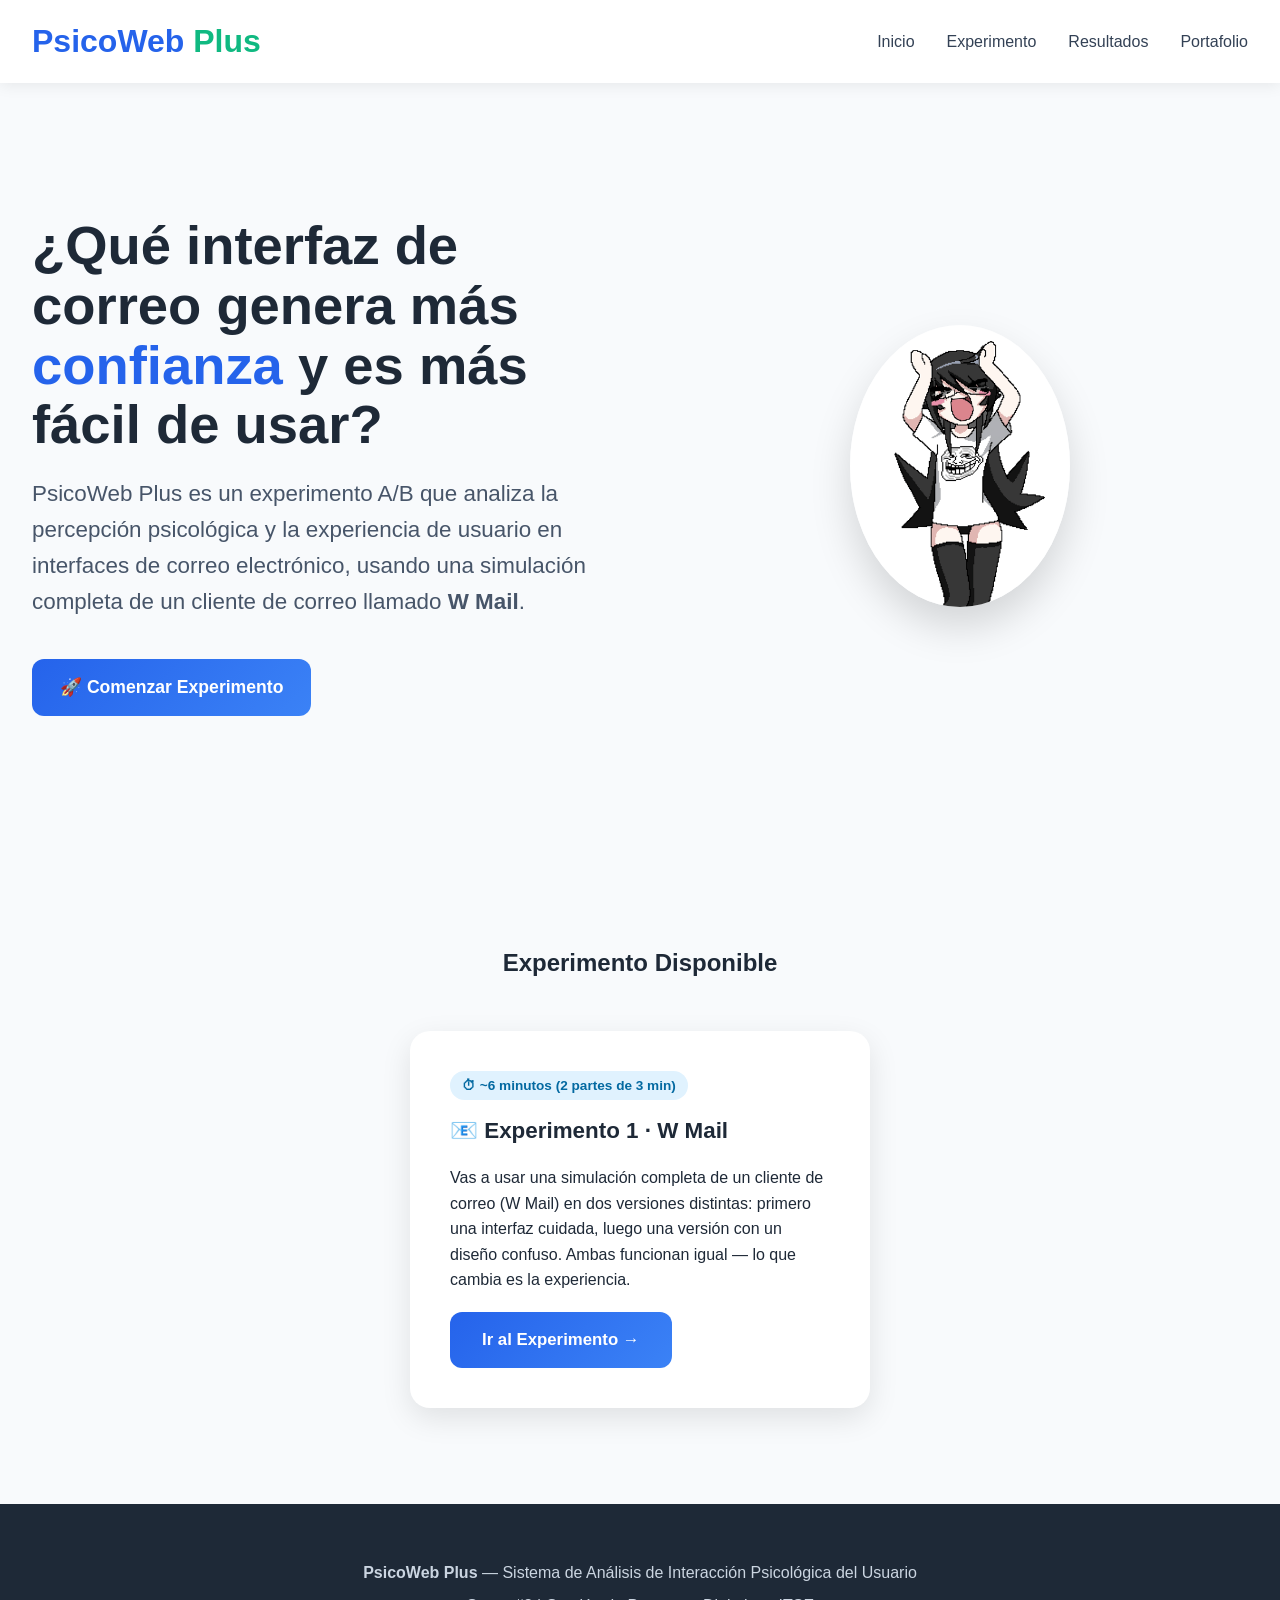
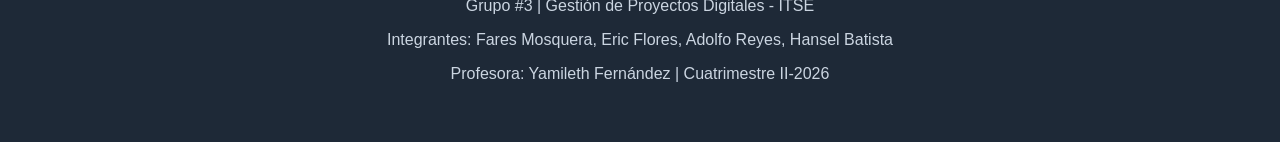
<file: index.html>
<!DOCTYPE html>
<html lang="es">
<head>
  <meta charset="UTF-8">
  <meta name="viewport" content="width=device-width, initial-scale=1.0">
  <title>PsicoWeb Plus | Experimento W Mail</title>
  <link rel="stylesheet" href="css/styles.css">
</head>
<body>

  <!-- HEADER -->
  <header>
    <nav>
      <div class="logo">PsicoWeb <span>Plus</span></div>
      <ul>
        <li><a href="index.html">Inicio</a></li>
        <li><a href="experimento.html">Experimento</a></li>
        <li><a href="resultados.html">Resultados</a></li>
        <li><a href="portafolio.html">Portafolio</a></li>
      </ul>
    </nav>
  </header>

  <!-- HERO SECTION -->
  <section class="hero">
    <div class="hero-content">
      <h1>¿Qué interfaz de correo genera más <span style="color:#2563eb;">confianza</span> y es más fácil de usar?</h1>
      <p>
        PsicoWeb Plus es un experimento A/B que analiza la percepción psicológica
        y la experiencia de usuario en interfaces de correo electrónico, usando
        una simulación completa de un cliente de correo llamado <strong>W Mail</strong>.
      </p>
      <a href="experimento.html" class="btn-primary">🚀 Comenzar Experimento</a>
    </div>

    <div class="hero-image">
      <img src="images/logo_waifu.gif" alt="W Mail"
           style="width:220px; display:block; margin:0 auto; border-radius:50%; box-shadow: 0 20px 40px rgba(0,0,0,0.15);">
    </div>
  </section>

  <!-- EXPERIMENTO -->
  <section class="experiments">
    <h2>Experimento Disponible</h2>
    <div class="experiment-cards single">

      <div class="card">
        <span class="badge-tiempo">⏱ ~6 minutos (2 partes de 3 min)</span>
        <h3>📧 Experimento 1 · W Mail</h3>
        <p>
          Vas a usar una simulación completa de un cliente de correo (W Mail) en dos
          versiones distintas: primero una interfaz cuidada, luego una versión con un
          diseño confuso. Ambas funcionan igual — lo que cambia es la experiencia.
        </p>
        <a href="experimento.html" class="btn-primary" style="padding:0.9rem 2rem; font-size:1.05rem; margin-top:1.2rem; display:inline-block;">Ir al Experimento →</a>
      </div>

    </div>
  </section>

  <!-- FOOTER -->
  <footer>
    <p><strong>PsicoWeb Plus</strong> — Sistema de Análisis de Interacción Psicológica del Usuario</p>
    <p>Grupo #3 | Gestión de Proyectos Digitales - ITSE</p>
    <p>Integrantes: Fares Mosquera, Eric Flores, Adolfo Reyes, Hansel Batista</p>
    <p>Profesora: Yamileth Fernández | Cuatrimestre II-2026</p>
  </footer>

  <script src="js/app.js"></script>
</body>
</html>
</file>
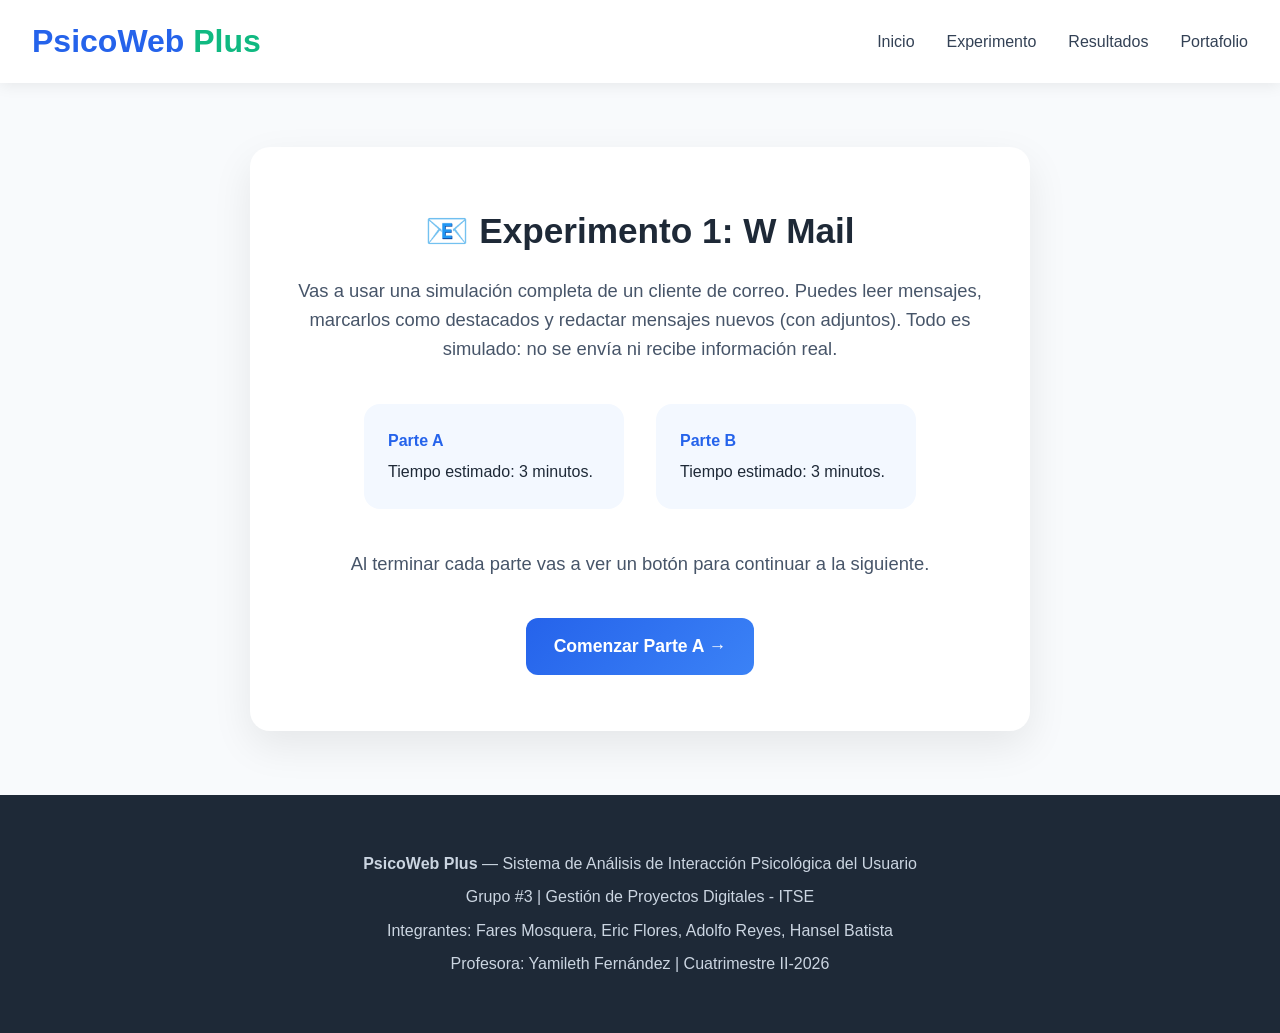
<file: experimento.html>
<!DOCTYPE html>
<html lang="es">
<head>
  <meta charset="UTF-8">
  <meta name="viewport" content="width=device-width, initial-scale=1.0">
  <title>Experimento 1 - W Mail | PsicoWeb Plus</title>
  <link rel="stylesheet" href="css/styles.css">
  <style>
    .intro-container {
      max-width: 780px;
      margin: 4rem auto;
      background: white;
      padding: 3.5rem 3rem;
      border-radius: 20px;
      box-shadow: 0 15px 40px rgba(0,0,0,0.08);
      text-align: center;
    }
    .intro-container h1 { font-size: 2.2rem; margin-bottom: 1rem; color: #1e2937; }
    .intro-container p { font-size: 1.15rem; color: #475569; margin: 1rem 0; }
    .pasos {
      display: flex;
      justify-content: center;
      gap: 2rem;
      margin: 2.5rem 0;
      flex-wrap: wrap;
      text-align: left;
    }
    .paso {
      background: #f3f8ff;
      border-radius: 16px;
      padding: 1.5rem;
      width: 260px;
    }
    .paso span { display: block; font-weight: 700; color: #2563eb; margin-bottom: 6px; }
  </style>
</head>
<body>
  <header>
    <nav>
      <div class="logo">PsicoWeb <span>Plus</span></div>
      <ul>
        <li><a href="index.html">Inicio</a></li>
        <li><a href="experimento.html">Experimento</a></li>
        <li><a href="resultados.html">Resultados</a></li>
        <li><a href="portafolio.html">Portafolio</a></li>
      </ul>
    </nav>
  </header>

  <div class="intro-container">
    <h1>📧 Experimento 1: W Mail</h1>
    <p>
      Vas a usar una simulación completa de un cliente de correo. Puedes leer mensajes,
      marcarlos como destacados y redactar mensajes nuevos (con adjuntos). Todo es simulado:
      no se envía ni recibe información real.
    </p>

    <div class="pasos">
      <div class="paso">
        <span>Parte A</span>
        Tiempo estimado: 3 minutos.
      </div>
      <div class="paso">
        <span>Parte B</span>
       Tiempo estimado: 3 minutos.
      </div>
    </div>

    <p>Al terminar cada parte vas a ver un botón para continuar a la siguiente.</p>

    <a href="webmail-a.html" class="btn-primary" style="margin-top:1.5rem; display:inline-block;">Comenzar Parte A →</a>
  </div>

  <footer>
    <p><strong>PsicoWeb Plus</strong> — Sistema de Análisis de Interacción Psicológica del Usuario</p>
    <p>Grupo #3 | Gestión de Proyectos Digitales - ITSE</p>
    <p>Integrantes: Fares Mosquera, Eric Flores, Adolfo Reyes, Hansel Batista</p>
    <p>Profesora: Yamileth Fernández | Cuatrimestre II-2026</p>
  </footer>

  <script src="js/app.js"></script>
</body>
</html>
</file>
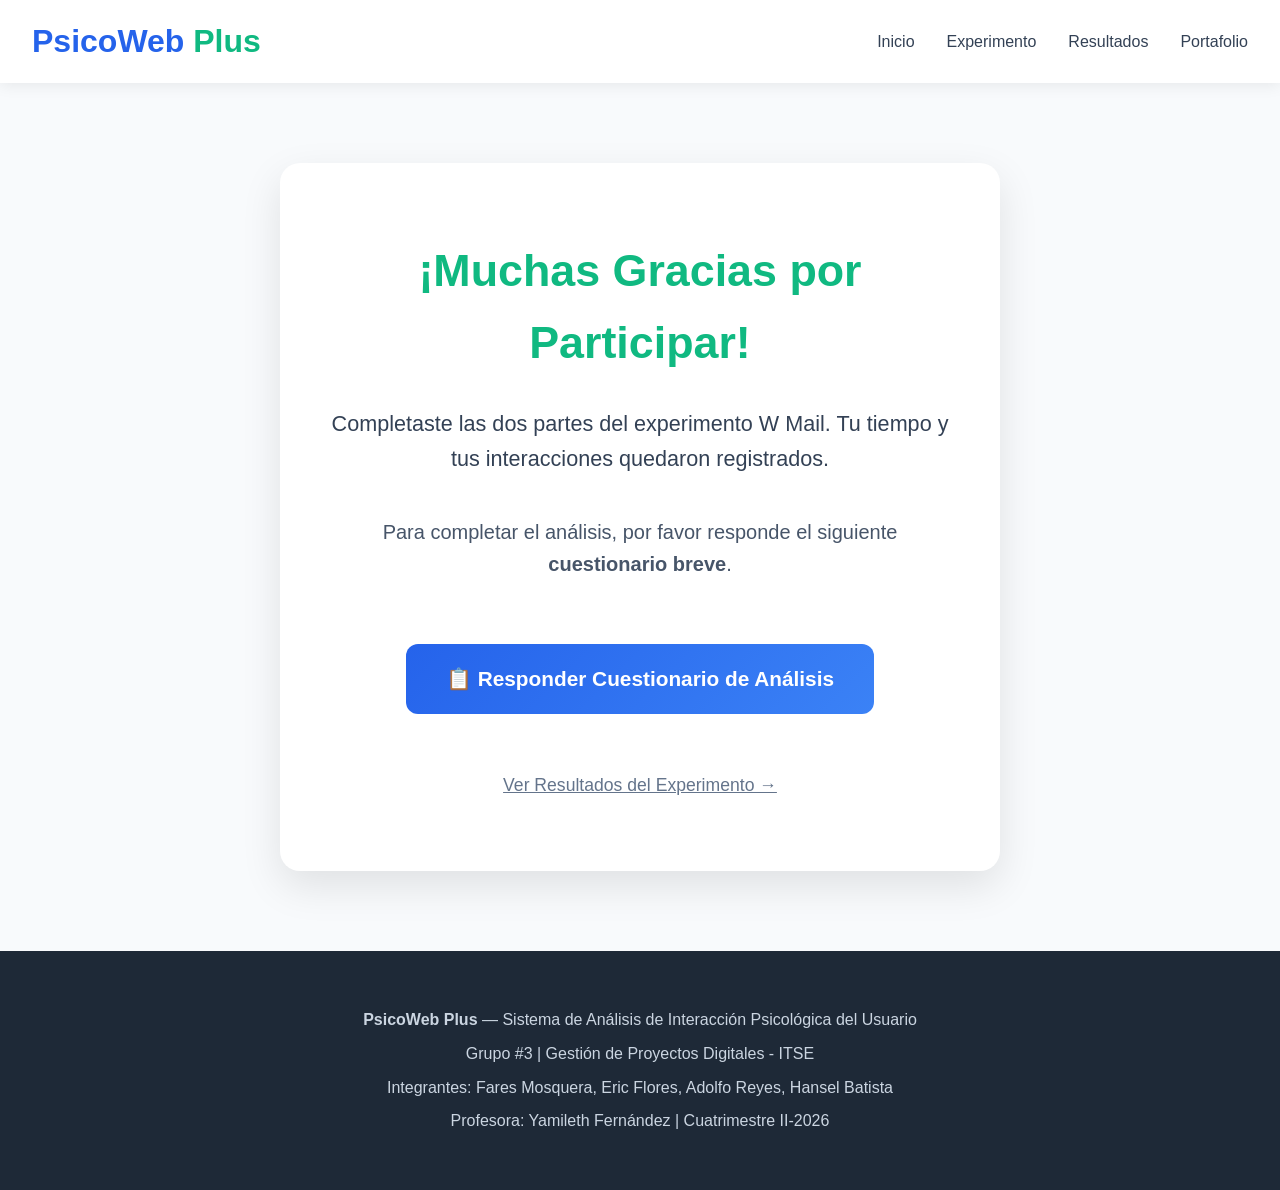
<file: gracias.html>
<!DOCTYPE html>
<html lang="es">
<head>
  <meta charset="UTF-8">
  <meta name="viewport" content="width=device-width, initial-scale=1.0">
  <title>¡Gracias! - PsicoWeb Plus</title>
  <link rel="stylesheet" href="css/styles.css">
  <style>
    .gracias-container {
      max-width: 720px;
      margin: 5rem auto;
      background: white;
      padding: 4.5rem 3rem;
      border-radius: 20px;
      box-shadow: 0 15px 40px rgba(0,0,0,0.1);
      text-align: center;
    }
    .gracias-container h1 {
      color: #10b981;
      font-size: 2.8rem;
      margin-bottom: 1rem;
    }
    .cuestionario-btn {
      background: linear-gradient(135deg, #2563eb, #3b82f6);
      color: white;
      padding: 18px 40px;
      font-size: 1.3rem;
      font-weight: 600;
      border-radius: 12px;
      text-decoration: none;
      display: inline-block;
      margin: 2rem 0;
      transition: all 0.3s;
    }
    .cuestionario-btn:hover {
      transform: translateY(-5px);
      box-shadow: 0 15px 30px rgba(37, 99, 235, 0.4);
    }
  </style>
</head>
<body>
  <header>
    <nav>
      <div class="logo">PsicoWeb <span>Plus</span></div>
      <ul>
        <li><a href="index.html">Inicio</a></li>
        <li><a href="experimento.html">Experimento</a></li>
        <li><a href="resultados.html">Resultados</a></li>
        <li><a href="portafolio.html">Portafolio</a></li>
      </ul>
    </nav>
  </header>

  <div class="gracias-container">
    <h1>¡Muchas Gracias por Participar!</h1>
    <p style="font-size:1.35rem; margin:1.8rem 0 2.5rem; color:#334155;">
      Completaste las dos partes del experimento W Mail. Tu tiempo y tus interacciones quedaron registrados.
    </p>

    <p style="font-size:1.25rem; margin-bottom:2rem; color:#475569;">
      Para completar el análisis, por favor responde el siguiente <strong>cuestionario breve</strong>.
    </p>

    <a href="https://forms.google.com/" target="_blank" class="cuestionario-btn">
      📋 Responder Cuestionario de Análisis
    </a>

    <br><br>
    <a href="resultados.html" style="color:#64748b; text-decoration:underline; font-size:1.1rem;">
      Ver Resultados del Experimento →
    </a>
  </div>

  <footer>
    <p><strong>PsicoWeb Plus</strong> — Sistema de Análisis de Interacción Psicológica del Usuario</p>
    <p>Grupo #3 | Gestión de Proyectos Digitales - ITSE</p>
    <p>Integrantes: Fares Mosquera, Eric Flores, Adolfo Reyes, Hansel Batista</p>
    <p>Profesora: Yamileth Fernández | Cuatrimestre II-2026</p>
  </footer>

  <script src="js/app.js"></script>
</body>
</html>
</file>
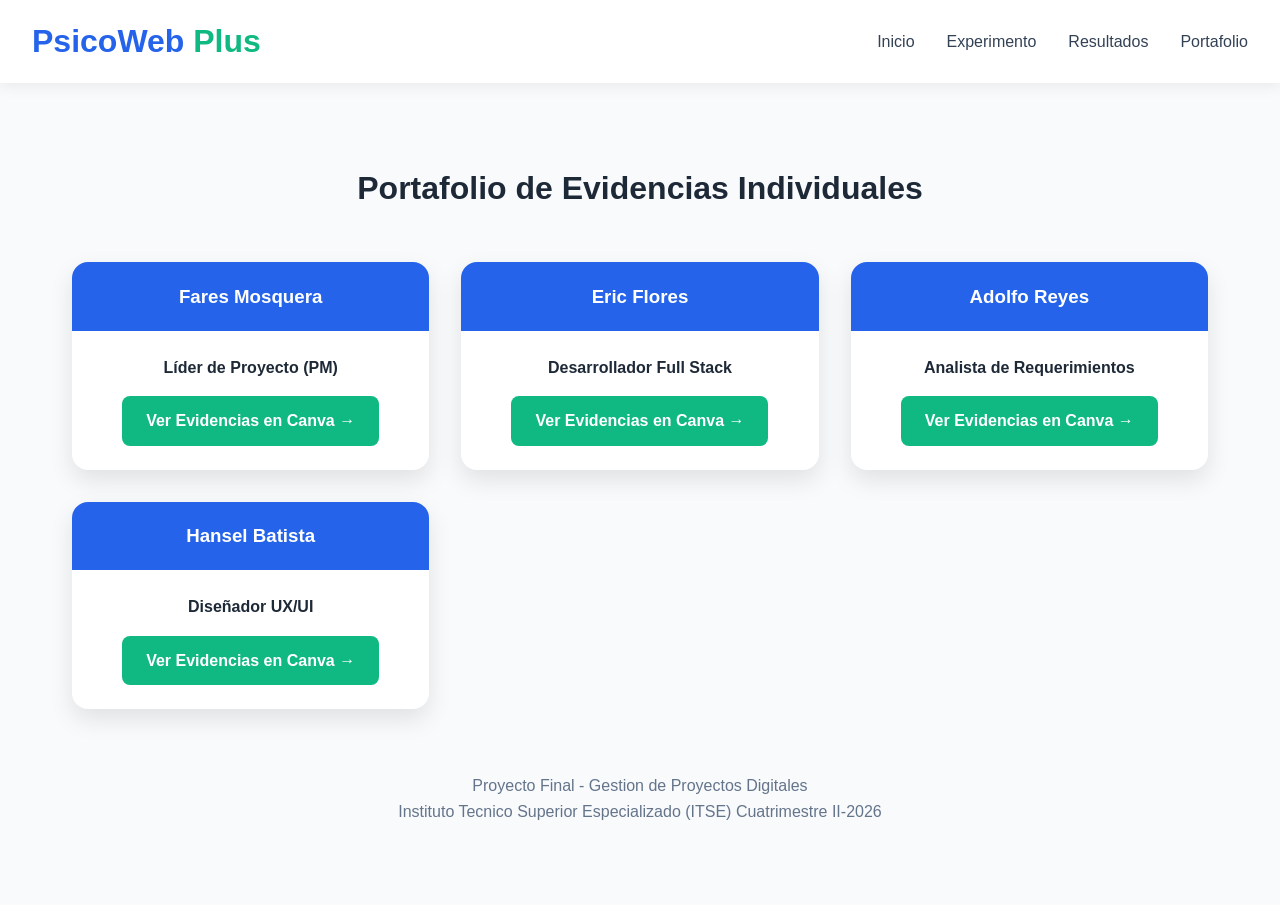
<file: portafolio.html>
<!DOCTYPE html>
<html lang="es">
<head>
  <meta charset="UTF-8">
  <meta name="viewport" content="width=device-width, initial-scale=1.0">
  <title>Portafolio de Evidencias - PsicoWeb Plus</title>
  <link rel="stylesheet" href="css/styles.css">
  <style>
    .portafolio {
      max-width: 1200px;
      margin: 3rem auto;
      padding: 2rem;
    }
    .portafolio h1 {
      text-align: center;
      margin-bottom: 3rem;
      color: #1e2937;
    }
    .miembros {
      display: grid;
      grid-template-columns: repeat(auto-fit, minmax(280px, 1fr));
      gap: 2rem;
    }
    .miembro-card {
      background: white;
      border-radius: 16px;
      overflow: hidden;
      box-shadow: 0 10px 25px rgba(0,0,0,0.1);
      transition: 0.3s;
    }
    .miembro-card:hover {
      transform: translateY(-10px);
      box-shadow: 0 20px 35px rgba(0,0,0,0.15);
    }
    .miembro-card h3 {
      background: #2563eb;
      color: white;
      padding: 1.2rem;
      margin: 0;
      text-align: center;
    }
    .miembro-content {
      padding: 1.5rem;
      text-align: center;
    }
    .btn-canva {
      display: inline-block;
      background: #10b981;
      color: white;
      padding: 12px 24px;
      border-radius: 8px;
      text-decoration: none;
      margin-top: 1rem;
      font-weight: bold;
    }
    .btn-canva:hover {
      background: #059669;
    }
  </style>
</head>
<body>
  <header>
    <nav>
      <div class="logo">PsicoWeb <span>Plus</span></div>
      <ul>
        <li><a href="index.html">Inicio</a></li>
        <li><a href="experimento.html">Experimento</a></li>
        <li><a href="resultados.html">Resultados</a></li>
        <li><a href="portafolio.html">Portafolio</a></li>
      </ul>
    </nav>
  </header>

  <div class="portafolio">
    <h1>Portafolio de Evidencias Individuales</h1>

    <div class="miembros">
      <div class="miembro-card">
        <h3>Fares Mosquera</h3>
        <div class="miembro-content">
          <p><strong>Líder de Proyecto (PM)</strong></p>
          <a href="https://canva.com/" target="_blank" class="btn-canva">Ver Evidencias en Canva →</a>
        </div>
      </div>

      <div class="miembro-card">
        <h3>Eric Flores</h3>
        <div class="miembro-content">
          <p><strong>Desarrollador Full Stack</strong></p>
          <a href="https://canva.com/" target="_blank" class="btn-canva">Ver Evidencias en Canva →</a>
        </div>
      </div>

      <div class="miembro-card">
        <h3>Adolfo Reyes</h3>
        <div class="miembro-content">
          <p><strong>Analista de Requerimientos</strong></p>
          <a href="https://canva.com/" target="_blank" class="btn-canva">Ver Evidencias en Canva →</a>
        </div>
      </div>

      <div class="miembro-card">
        <h3>Hansel Batista</h3>
        <div class="miembro-content">
          <p><strong>Diseñador UX/UI</strong></p>
          <a href="https://canva.com/" target="_blank" class="btn-canva">Ver Evidencias en Canva →</a>
        </div>
      </div>
    </div>

    <p style="text-align:center; margin-top:4rem; color:#64748b;">
      Proyecto Final - Gestion de Proyectos Digitales<br>
      Instituto Tecnico Superior Especializado (ITSE)  Cuatrimestre II-2026
    </p>
  </div>

  <script src="js/app.js"></script>
</body>
</html>
</file>
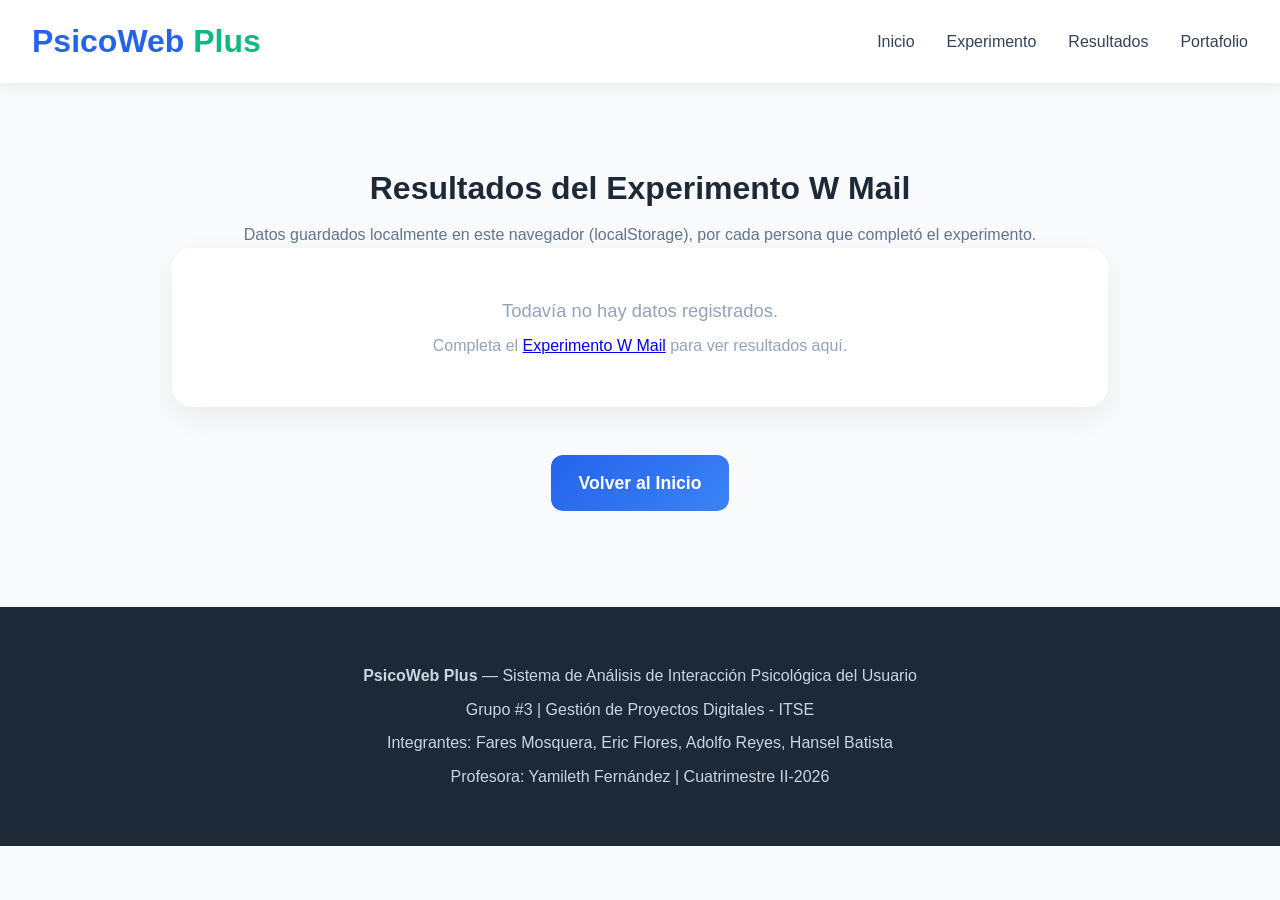
<file: resultados.html>
<!DOCTYPE html>
<html lang="es">
<head>
  <meta charset="UTF-8">
  <meta name="viewport" content="width=device-width, initial-scale=1.0">
  <title>Resultados - PsicoWeb Plus</title>
  <link rel="stylesheet" href="css/styles.css">
  <style>
    .resultados-container {
      max-width: 1000px;
      margin: 3rem auto;
      padding: 2rem;
    }
    .resumen {
      display: grid;
      grid-template-columns: repeat(auto-fit, minmax(260px, 1fr));
      gap: 2rem;
      margin: 2.5rem 0;
    }
    .panel {
      background: white;
      border-radius: 20px;
      padding: 2rem;
      box-shadow: 0 10px 30px rgba(0,0,0,0.08);
    }
    .panel h3 { margin-bottom: 1.2rem; color: #1e2937; }
    .bar-row { margin-bottom: 1.2rem; }
    .bar-label { display: flex; justify-content: space-between; font-size: 0.95rem; margin-bottom: 6px; color: #475569; }
    .bar-track { background: #eef2f7; border-radius: 999px; height: 14px; overflow: hidden; }
    .bar-fill { height: 100%; border-radius: 999px; transition: width 0.6s ease; }
    .bar-fill.a { background: linear-gradient(90deg, #3b82f6, #60a5fa); }
    .bar-fill.b { background: linear-gradient(90deg, #ef4444, #f87171); }

    table { width: 100%; border-collapse: collapse; margin-top: 1rem; font-size: 0.92rem; }
    th, td { padding: 10px 12px; text-align: left; border-bottom: 1px solid #eef2f7; }
    th { color: #1e2937; }
    td { color: #475569; }

    .vacio {
      text-align: center;
      padding: 3rem 1rem;
      color: #94a3b8;
      background: white;
      border-radius: 20px;
      box-shadow: 0 10px 30px rgba(0,0,0,0.06);
    }
  </style>
</head>
<body>
  <header>
    <nav>
      <div class="logo">PsicoWeb <span>Plus</span></div>
      <ul>
        <li><a href="index.html">Inicio</a></li>
        <li><a href="experimento.html">Experimento</a></li>
        <li><a href="resultados.html">Resultados</a></li>
        <li><a href="portafolio.html">Portafolio</a></li>
      </ul>
    </nav>
  </header>

  <div class="resultados-container">
    <h1 style="text-align:center; margin-bottom:0.5rem;">Resultados del Experimento W Mail</h1>
    <p style="text-align:center; color:#64748b;">Datos guardados localmente en este navegador (localStorage), por cada persona que completó el experimento.</p>

    <div id="wmResultadosContenido"></div>

    <div style="text-align:center; margin-top:3rem;">
      <a href="index.html" class="btn-primary">Volver al Inicio</a>
    </div>
  </div>

  <footer>
    <p><strong>PsicoWeb Plus</strong> — Sistema de Análisis de Interacción Psicológica del Usuario</p>
    <p>Grupo #3 | Gestión de Proyectos Digitales - ITSE</p>
    <p>Integrantes: Fares Mosquera, Eric Flores, Adolfo Reyes, Hansel Batista</p>
    <p>Profesora: Yamileth Fernández | Cuatrimestre II-2026</p>
  </footer>

  <script src="js/app.js"></script>
  <script>
    function formatTiempo(ms) {
      const totalSeg = Math.round(ms / 1000);
      const min = Math.floor(totalSeg / 60);
      const seg = totalSeg % 60;
      return min > 0 ? `${min}m ${seg}s` : `${seg}s`;
    }

    function renderResultados() {
      const cont = document.getElementById('wmResultadosContenido');
      let historial = [];
      try { historial = JSON.parse(localStorage.getItem('resultadosWebmail')) || []; } catch (e) {}

      if (historial.length === 0) {
        cont.innerHTML = `
          <div class="vacio">
            <p style="font-size:1.15rem;">Todavía no hay datos registrados.</p>
            <p style="margin-top:0.5rem;">Completa el <a href="experimento.html">Experimento W Mail</a> para ver resultados aquí.</p>
          </div>`;
        return;
      }

      const soloA = historial.filter(r => r.experimento === 'A');
      const soloB = historial.filter(r => r.experimento === 'B');

      const promedio = (arr, campo) => arr.length ? arr.reduce((s, r) => s + r[campo], 0) / arr.length : 0;

      const tiempoA = promedio(soloA, 'tiempoMs');
      const tiempoB = promedio(soloB, 'tiempoMs');
      const maxTiempo = Math.max(tiempoA, tiempoB, 1);

      const destacadosA = promedio(soloA, 'destacados');
      const destacadosB = promedio(soloB, 'destacados');
      const maxDestacados = Math.max(destacadosA, destacadosB, 1);

      const enviadosA = promedio(soloA, 'enviados');
      const enviadosB = promedio(soloB, 'enviados');
      const maxEnviados = Math.max(enviadosA, enviadosB, 1);

      cont.innerHTML = `
        <div class="resumen">
          <div class="panel">
            <h3>⏱ Tiempo promedio en cada parte</h3>
            <div class="bar-row">
              <div class="bar-label"><span>Experimento A</span><span>${formatTiempo(tiempoA)}</span></div>
              <div class="bar-track"><div class="bar-fill a" style="width:${(tiempoA / maxTiempo) * 100}%"></div></div>
            </div>
            <div class="bar-row">
              <div class="bar-label"><span>Experimento B</span><span>${formatTiempo(tiempoB)}</span></div>
              <div class="bar-track"><div class="bar-fill b" style="width:${(tiempoB / maxTiempo) * 100}%"></div></div>
            </div>
          </div>

          <div class="panel">
            <h3>⭐ Promedio de mensajes destacados</h3>
            <div class="bar-row">
              <div class="bar-label"><span>Experimento A</span><span>${destacadosA.toFixed(1)}</span></div>
              <div class="bar-track"><div class="bar-fill a" style="width:${(destacadosA / maxDestacados) * 100}%"></div></div>
            </div>
            <div class="bar-row">
              <div class="bar-label"><span>Experimento B</span><span>${destacadosB.toFixed(1)}</span></div>
              <div class="bar-track"><div class="bar-fill b" style="width:${(destacadosB / maxDestacados) * 100}%"></div></div>
            </div>
          </div>

          <div class="panel">
            <h3>📨 Promedio de mensajes enviados</h3>
            <div class="bar-row">
              <div class="bar-label"><span>Experimento A</span><span>${enviadosA.toFixed(1)}</span></div>
              <div class="bar-track"><div class="bar-fill a" style="width:${(enviadosA / maxEnviados) * 100}%"></div></div>
            </div>
            <div class="bar-row">
              <div class="bar-label"><span>Experimento B</span><span>${enviadosB.toFixed(1)}</span></div>
              <div class="bar-track"><div class="bar-fill b" style="width:${(enviadosB / maxEnviados) * 100}%"></div></div>
            </div>
          </div>
        </div>

        <div class="panel">
          <h3>📋 Registro completo (${historial.length} sesiones)</h3>
          <table>
            <thead>
              <tr><th>Parte</th><th>Tiempo</th><th>Mensajes abiertos</th><th>Destacados</th><th>Enviados</th><th>Fecha</th></tr>
            </thead>
            <tbody>
              ${historial.slice().reverse().map(r => `
                <tr>
                  <td>${r.experimento}</td>
                  <td>${formatTiempo(r.tiempoMs)}</td>
                  <td>${r.mensajesAbiertos}</td>
                  <td>${r.destacados}</td>
                  <td>${r.enviados}</td>
                  <td>${new Date(r.fecha).toLocaleString('es-PA')}</td>
                </tr>
              `).join('')}
            </tbody>
          </table>
        </div>
      `;
    }

    renderResultados();
  </script>
</body>
</html>
</file>
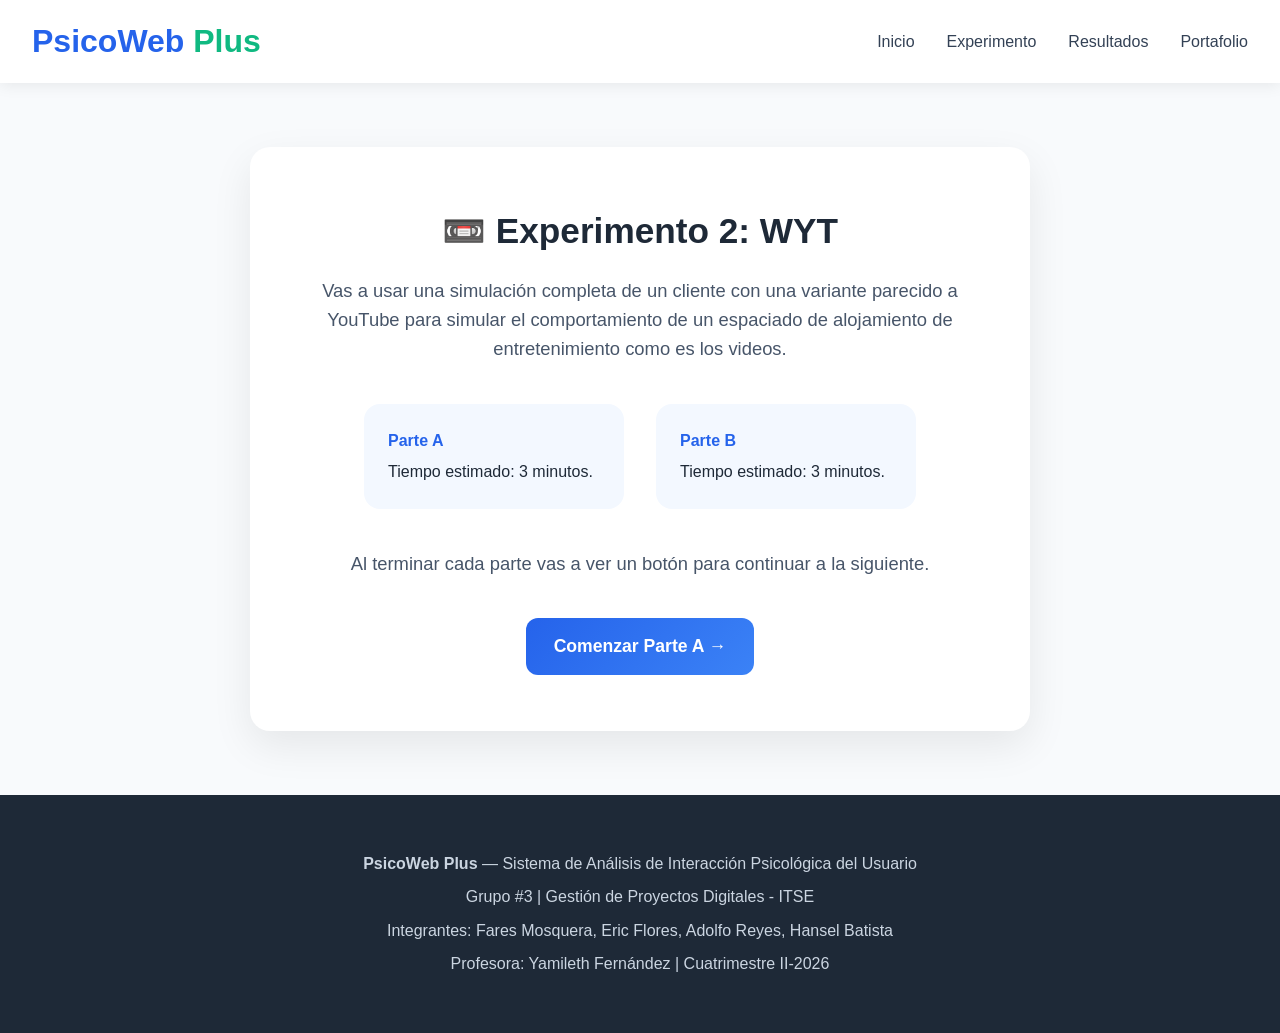
<file: transicion-experimento2.html>
<!DOCTYPE html>
<html lang="es">
<head>
  <meta charset="UTF-8">
  <meta name="viewport" content="width=device-width, initial-scale=1.0">
  <title>Experimento 1 - W Mail | PsicoWeb Plus</title>
  <link rel="stylesheet" href="css/styles.css">
  <style>
    .intro-container {
      max-width: 780px;
      margin: 4rem auto;
      background: white;
      padding: 3.5rem 3rem;
      border-radius: 20px;
      box-shadow: 0 15px 40px rgba(0,0,0,0.08);
      text-align: center;
    }
    .intro-container h1 { font-size: 2.2rem; margin-bottom: 1rem; color: #1e2937; }
    .intro-container p { font-size: 1.15rem; color: #475569; margin: 1rem 0; }
    .pasos {
      display: flex;
      justify-content: center;
      gap: 2rem;
      margin: 2.5rem 0;
      flex-wrap: wrap;
      text-align: left;
    }
    .paso {
      background: #f3f8ff;
      border-radius: 16px;
      padding: 1.5rem;
      width: 260px;
    }
    .paso span { display: block; font-weight: 700; color: #2563eb; margin-bottom: 6px; }
  </style>
</head>
<body>
  <header>
    <nav>
      <div class="logo">PsicoWeb <span>Plus</span></div>
      <ul>
        <li><a href="index.html">Inicio</a></li>
        <li><a href="experimento.html">Experimento</a></li>
        <li><a href="resultados.html">Resultados</a></li>
        <li><a href="portafolio.html">Portafolio</a></li>
      </ul>
    </nav>
  </header>

  <div class="intro-container">
    <h1> 📼 Experimento 2: WYT</h1>
    <p>
      Vas a usar una simulación completa de un cliente con una variante parecido a YouTube para simular
      el comportamiento de un espaciado de alojamiento de entretenimiento como es los videos.
    </p>

    <div class="pasos">
      <div class="paso">
        <span>Parte A</span>
        Tiempo estimado: 3 minutos.
      </div>
      <div class="paso">
        <span>Parte B</span>
         Tiempo estimado: 3 minutos.
      </div>
    </div>

    <p>Al terminar cada parte vas a ver un botón para continuar a la siguiente.</p>

    <a href="youtube-a.html" class="btn-primary" style="margin-top:1.5rem; display:inline-block;">Comenzar Parte A →</a>
  </div>

  <footer>
    <p><strong>PsicoWeb Plus</strong> — Sistema de Análisis de Interacción Psicológica del Usuario</p>
    <p>Grupo #3 | Gestión de Proyectos Digitales - ITSE</p>
    <p>Integrantes: Fares Mosquera, Eric Flores, Adolfo Reyes, Hansel Batista</p>
    <p>Profesora: Yamileth Fernández | Cuatrimestre II-2026</p>
  </footer>

  <script src="js/app.js"></script>
</body>
</html>
</file>
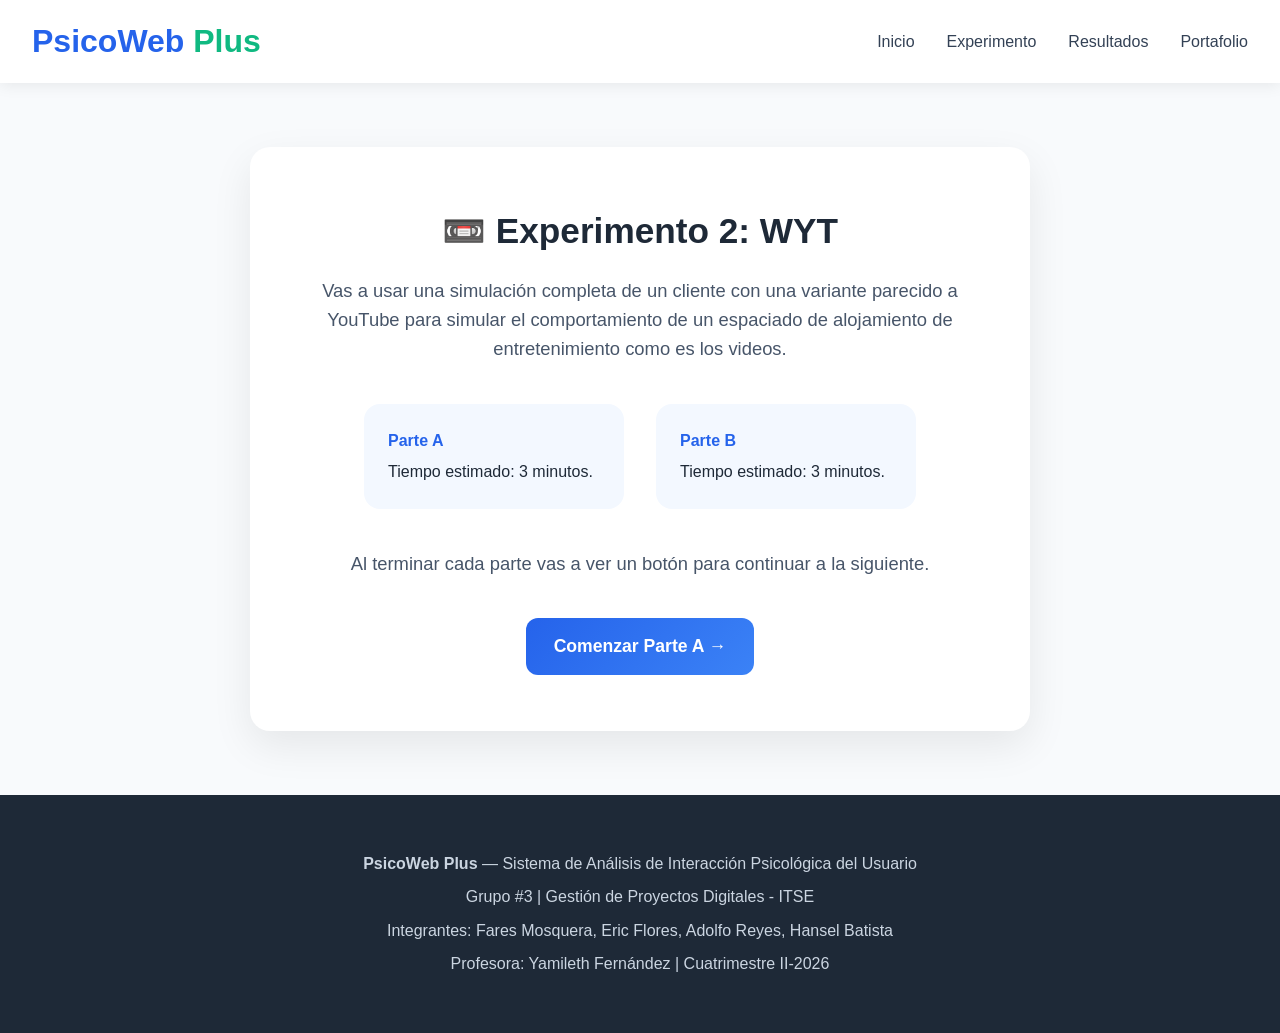
<file: transicion-experimento3.html>
<!DOCTYPE html>
<html lang="es">
<head>
  <meta charset="UTF-8">
  <meta name="viewport" content="width=device-width, initial-scale=1.0">
  <title>Experimento 1 - W Mail | PsicoWeb Plus</title>
  <link rel="stylesheet" href="css/styles.css">
  <style>
    .intro-container {
      max-width: 780px;
      margin: 4rem auto;
      background: white;
      padding: 3.5rem 3rem;
      border-radius: 20px;
      box-shadow: 0 15px 40px rgba(0,0,0,0.08);
      text-align: center;
    }
    .intro-container h1 { font-size: 2.2rem; margin-bottom: 1rem; color: #1e2937; }
    .intro-container p { font-size: 1.15rem; color: #475569; margin: 1rem 0; }
    .pasos {
      display: flex;
      justify-content: center;
      gap: 2rem;
      margin: 2.5rem 0;
      flex-wrap: wrap;
      text-align: left;
    }
    .paso {
      background: #f3f8ff;
      border-radius: 16px;
      padding: 1.5rem;
      width: 260px;
    }
    .paso span { display: block; font-weight: 700; color: #2563eb; margin-bottom: 6px; }
  </style>
</head>
<body>
  <header>
    <nav>
      <div class="logo">PsicoWeb <span>Plus</span></div>
      <ul>
        <li><a href="index.html">Inicio</a></li>
        <li><a href="experimento.html">Experimento</a></li>
        <li><a href="resultados.html">Resultados</a></li>
        <li><a href="portafolio.html">Portafolio</a></li>
      </ul>
    </nav>
  </header>

  <div class="intro-container">
    <h1> 📼 Experimento 2: WYT</h1>
    <p>
      Vas a usar una simulación completa de un cliente con una variante parecido a YouTube para simular
      el comportamiento de un espaciado de alojamiento de entretenimiento como es los videos.
    </p>

    <div class="pasos">
      <div class="paso">
        <span>Parte A</span>
        Tiempo estimado: 3 minutos.
      </div>
      <div class="paso">
        <span>Parte B</span>
         Tiempo estimado: 3 minutos.
      </div>
    </div>

    <p>Al terminar cada parte vas a ver un botón para continuar a la siguiente.</p>

    <a href="wline-a.html" class="btn-primary" style="margin-top:1.5rem; display:inline-block;">Comenzar Parte A →</a>
  </div>

  <footer>
    <p><strong>PsicoWeb Plus</strong> — Sistema de Análisis de Interacción Psicológica del Usuario</p>
    <p>Grupo #3 | Gestión de Proyectos Digitales - ITSE</p>
    <p>Integrantes: Fares Mosquera, Eric Flores, Adolfo Reyes, Hansel Batista</p>
    <p>Profesora: Yamileth Fernández | Cuatrimestre II-2026</p>
  </footer>

  <script src="js/app.js"></script>
</body>
</html>
</file>
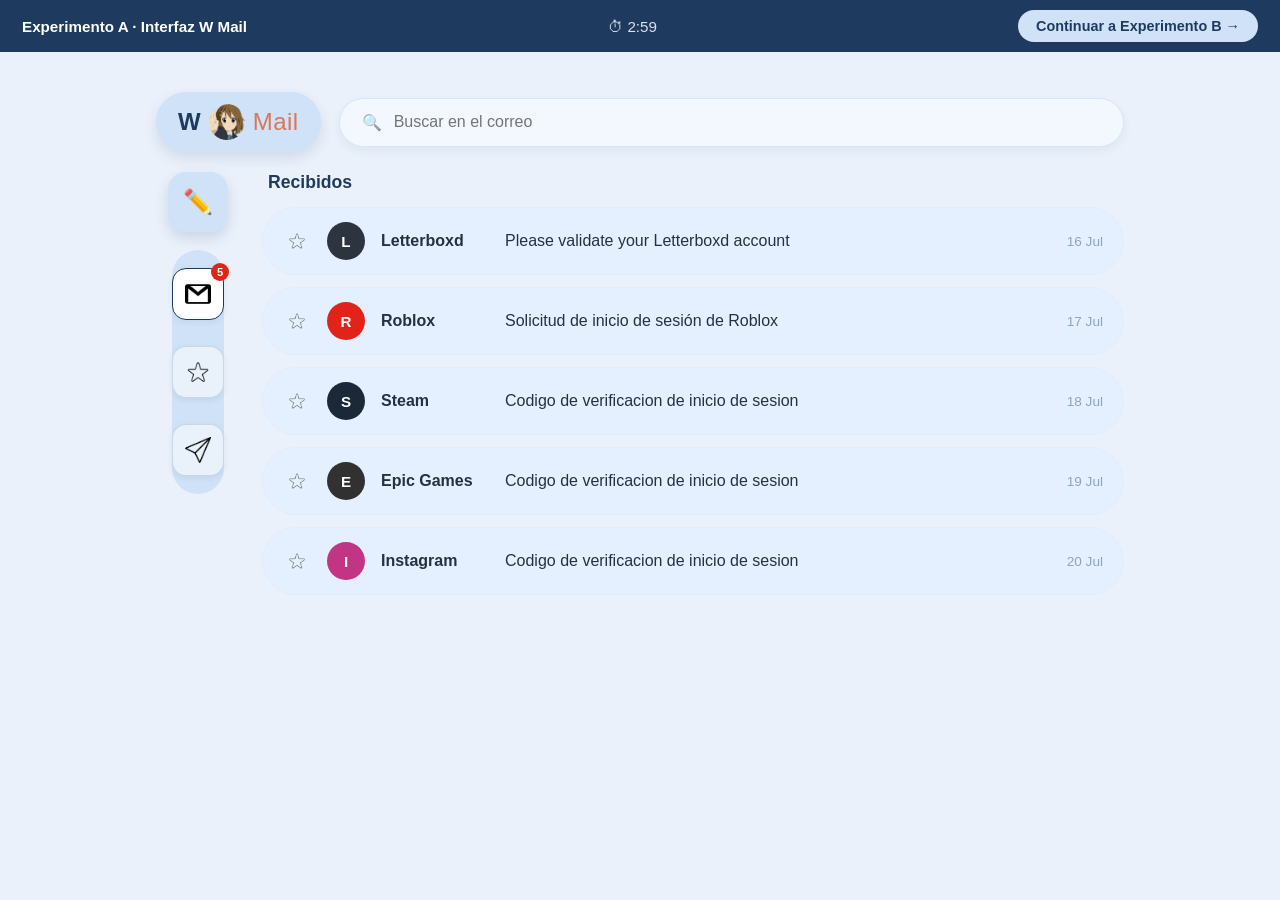
<file: webmail-a.html>
<!DOCTYPE html>
<html lang="es">
<head>
<meta charset="UTF-8">
<meta name="viewport" content="width=device-width, initial-scale=1.0">
<title>Experimento A - W Mail | PsicoWeb Plus</title>
<link rel="stylesheet" href="css/webmail-a.css">
</head>
<body>

  <div class="wm-banner">
    <span>Experimento A · Interfaz W Mail</span>
    <span class="wm-timer" id="wmTimer">⏱ 3:00</span>
    <a href="webmail-b.html" class="wm-next-btn">Continuar a Experimento B →</a>
  </div>

  <div class="wm-app">

    <!-- FILA SUPERIOR: LOGO + BUSCADOR -->
    <div class="wm-topbar-row">
      <div class="wm-logo-box">
        <span class="wm-logo-w">W</span>
        <img src="images/logo_waifu.png" alt="Logo" class="wm-logo-avatar">
        <span class="wm-logo-text">Mail</span>
      </div>
      <div class="wm-search-box">
        <span class="wm-search-icon">🔍</span>
        <input type="text" id="wmSearch" placeholder="Buscar en el correo">
      </div>
    </div>

    <div class="wm-body">
      <!-- SIDEBAR -->
      <aside class="wm-sidebar">
        <button id="wmComposeBtn" class="wm-compose-btn" title="Redactar mensaje" aria-label="Redactar mensaje">
          ✏️
        </button>

        <nav class="wm-folder-nav">
          <button class="folder-btn" data-folder="inbox" title="Recibidos">
            <img src="images/icon_recibidos.png" alt="Recibidos" class="wm-nav-icon">
            <span id="wmInboxBadge" class="wm-badge">0</span>
          </button>
          <button class="folder-btn" data-folder="starred" title="Destacados">
            <img src="images/icon_estrella.png" alt="Destacados" class="wm-nav-icon">
          </button>
          <button class="folder-btn" data-folder="sent" title="Enviados">
            <img src="images/icon_enviar.png" alt="Enviados" class="wm-nav-icon">
          </button>
        </nav>
      </aside>

      <!-- CONTENIDO -->
      <main class="wm-main">

      <!-- LISTA -->
      <section id="wmListView">
        <h2 id="wmViewTitle" class="wm-view-title">Recibidos</h2>
        <ul id="wmMessageList" class="wm-message-list"></ul>
      </section>

      <!-- DETALLE DE MENSAJE -->
      <section id="wmDetail" class="wm-detail" style="display:none;">
        <button id="wmBackBtn" class="wm-back-btn">← Volver</button>

        <div class="wm-detail-header">
          <div id="wmDetailAvatar" class="wm-detail-avatar"></div>
          <div class="wm-detail-heading">
            <h3 id="wmDetailFrom"></h3>
            <p id="wmDetailSubject" class="wm-detail-subject-line"></p>
          </div>
          <span id="wmDetailDate" class="wm-detail-date"></span>
          <button id="wmDetailStar" class="wm-star-btn wm-detail-star" title="Destacar">
            <img src="images/icon_estrella.png" alt="Estrella" class="wm-star-icon">
          </button>
        </div>

        <div id="wmDetailAttachments" class="wm-attachments-row"></div>

        <p id="wmDetailBody" class="wm-detail-body"></p>
      </section>
      </main>
    </div>
  </div>

  <!-- MODAL REDACTAR -->
  <div id="wmComposeOverlay" class="wm-compose-overlay">
    <form id="wmComposeForm" class="wm-compose-modal">
      <div class="wm-compose-header">
        <span>Mensaje nuevo</span>
        <button type="button" id="wmCloseCompose" class="wm-icon-btn" aria-label="Cerrar">✕</button>
      </div>

      <input type="text" id="wmComposeTo" placeholder="Para" class="wm-compose-input">
      <input type="text" id="wmComposeSubject" placeholder="Asunto" class="wm-compose-input">
      <textarea id="wmComposeBody" placeholder="Escribe tu mensaje..." class="wm-compose-textarea"></textarea>

      <div id="wmPendingAttachments" class="wm-attachments-row"></div>

      <div class="wm-compose-footer">
        <button type="submit" class="wm-send-btn">Enviar ➤</button>
        <label for="wmFileInput" class="wm-attach-btn" title="Adjuntar archivo">📎</label>
        <input type="file" id="wmFileInput" multiple hidden>
        <button type="button" id="wmDiscardCompose" class="wm-discard-btn" title="Descartar">🗑️</button>
      </div>
    </form>
  </div>

  <script>window.WEBMAIL_KEY = 'webmail_state_experimento_a';</script>
  <script src="js/webmail.js"></script>
</body>
</html>
</file>
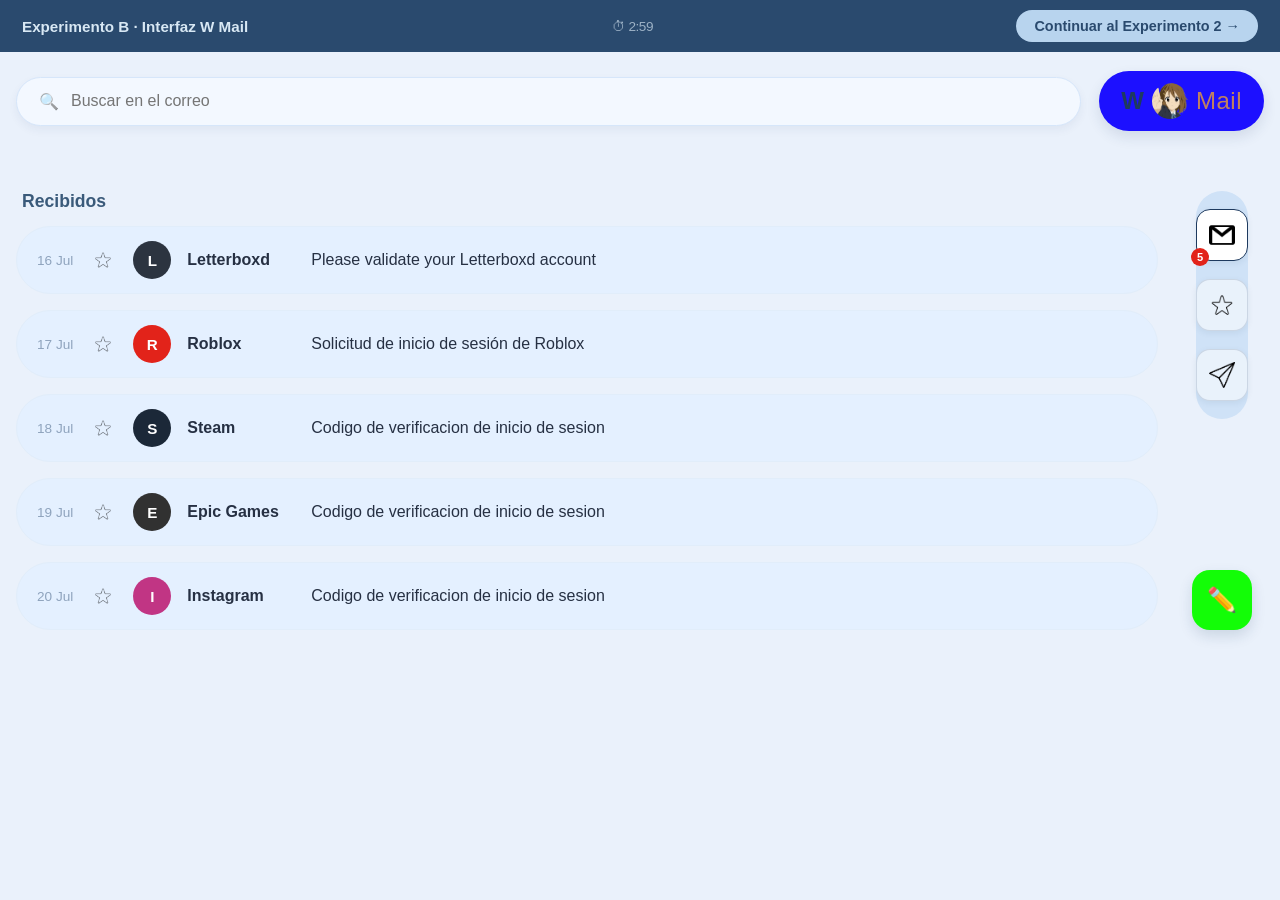
<file: webmail-b.html>
<!DOCTYPE html>
<html lang="es">
<head>
  <meta charset="UTF-8">
  <meta name="viewport" content="width=device-width, initial-scale=1.0">
  <title>Experimento B - W Mail | PsicoWeb Plus</title>
  <link rel="stylesheet" href="css/webmail-b.css">
</head>
<body>

  <div class="wm-banner">
    <span>Experimento B · Interfaz W Mail</span>
    <span class="wm-timer" id="wmTimer">⏱ 3:00</span>
    <a href="transicion-experimento2.html" class="wm-next-btn">Continuar al Experimento 2 →</a>
  </div>

  <div class="wm-app">

    <div class="wm-topbar-row">
      <div class="wm-logo-box">
        <span class="wm-logo-w">W</span>
        <img src="images/logo_waifu.png" alt="Logo" class="wm-logo-avatar">
        <span class="wm-logo-text">Mail</span>
      </div>
      <div class="wm-search-box">
        <span class="wm-search-icon">🔍</span>
        <input type="text" id="wmSearch" placeholder="Buscar en el correo">
      </div>
    </div>

    <div class="wm-body">

      <main class="wm-main">

        <section id="wmListView">
          <h2 id="wmViewTitle" class="wm-view-title">Recibidos</h2>
          <ul id="wmMessageList" class="wm-message-list"></ul>
        </section>

        <section id="wmDetail" class="wm-detail" style="display:none;">
          <button id="wmBackBtn" class="wm-back-btn">← Volver</button>

          <div class="wm-detail-header">
            <div id="wmDetailAvatar" class="wm-detail-avatar"></div>
            <div class="wm-detail-heading">
              <h3 id="wmDetailFrom"></h3>
              <p id="wmDetailSubject" class="wm-detail-subject-line"></p>
            </div>
            <span id="wmDetailDate" class="wm-detail-date"></span>
            <button id="wmDetailStar" class="wm-star-btn wm-detail-star" title="Destacar">
              <img src="images/icon_estrella.png" alt="Estrella" class="wm-star-icon">
            </button>
          </div>

          <div id="wmDetailAttachments" class="wm-attachments-row"></div>
          <p id="wmDetailBody" class="wm-detail-body"></p>
        </section>

      </main>

      <aside class="wm-sidebar">
        <button id="wmComposeBtn" class="wm-compose-btn" title="Redactar mensaje">✏️</button>
        <nav class="wm-folder-nav">
          <button class="folder-btn" data-folder="inbox" title="Recibidos">
            <img src="images/icon_recibidos.png" alt="Recibidos" class="wm-nav-icon">
            <span id="wmInboxBadge" class="wm-badge">0</span>
          </button>
          <button class="folder-btn" data-folder="starred" title="Destacados">
            <img src="images/icon_estrella.png" alt="Destacados" class="wm-nav-icon">
          </button>
          <button class="folder-btn" data-folder="sent" title="Enviados">
            <img src="images/icon_enviar.png" alt="Enviados" class="wm-nav-icon">
          </button>
        </nav>
      </aside>

    </div>
  </div>

  <!-- MODAL REDACTAR — campos en orden inverso a A -->
  <div id="wmComposeOverlay" class="wm-compose-overlay">
    <form id="wmComposeForm" class="wm-compose-modal">
      <div class="wm-compose-header">
        <span>Mensaje nuevo</span>
        <button type="button" id="wmCloseCompose" class="wm-icon-btn">✕</button>
      </div>

      <!-- Orden invertido: primero el cuerpo, luego asunto, luego para -->
      <textarea id="wmComposeBody" placeholder="Escribe tu mensaje..." class="wm-compose-textarea"></textarea>
      <input type="text" id="wmComposeSubject" placeholder="Asunto" class="wm-compose-input">
      <input type="text" id="wmComposeTo" placeholder="Para" class="wm-compose-input">

      <div id="wmPendingAttachments" class="wm-attachments-row"></div>

      <div class="wm-compose-footer">
        <button type="submit" class="wm-send-btn">Enviar ➤</button>
        <label for="wmFileInput" class="wm-attach-btn">📎</label>
        <input type="file" id="wmFileInput" multiple hidden>
        <button type="button" id="wmDiscardCompose" class="wm-discard-btn">🗑️</button>
      </div>
    </form>
  </div>

  <!-- MODAL FIN -->
  <div id="wmEndModal" class="wm-end-modal">
    <div class="wm-end-card">
      <h2>⏱ ¡Tiempo del Experimento B!</h2>
      <p>Has completado la versión B de <strong>W Mail</strong>.<br>
      Ahora continuarás con el <strong>Experimento 2</strong>.</p>
      <button class="wm-end-btn" onclick="window.location.href='transicion-experimento2.html'">
        Continuar →
      </button>
    </div>
  </div>

  <script>window.WEBMAIL_KEY = 'webmail_state_experimento_b';</script>
  <script src="js/webmail.js"></script>
  <script>
    (function () {
      var DURATION = 3 * 60;
      var timeLeft = DURATION;
      var timerEl  = document.getElementById('wmTimer');
      var endModal = document.getElementById('wmEndModal');

      var interval = setInterval(function () {
        timeLeft--;
        var m = Math.floor(timeLeft / 60);
        var s = timeLeft % 60;
        timerEl.textContent = '⏱ ' + m + ':' + String(s).padStart(2, '0');
        if (timeLeft <= 30) timerEl.style.opacity = '0.45';
        if (timeLeft <= 0) {
          clearInterval(interval);
          if (endModal) endModal.classList.add('open');
        }
      }, 1000);
    })();
  </script>

</body>
</html>
</file>
<file: css/styles.css>
/* ====================== ESTILOS GENERALES ====================== */
* {
  margin: 0;
  padding: 0;
  box-sizing: border-box;
}

body {
  font-family: 'Segoe UI', Tahoma, Geneva, Verdana, sans-serif;
  background: #f8fafc;
  color: #1e2937;
  line-height: 1.6;
}

header {
  background: rgba(255, 255, 255, 0.95);
  backdrop-filter: blur(10px);
  box-shadow: 0 2px 15px rgba(0, 0, 0, 0.08);
  position: sticky;
  top: 0;
  z-index: 100;
}

nav {
  max-width: 1300px;
  margin: 0 auto;
  padding: 1rem 2rem;
  display: flex;
  justify-content: space-between;
  align-items: center;
}

.logo {
  font-size: 2rem;
  font-weight: 700;
  color: #2563eb;
}

.logo span {
  color: #10b981;
}

nav ul {
  display: flex;
  list-style: none;
  gap: 2rem;
}

nav a {
  text-decoration: none;
  color: #334155;
  font-weight: 500;
  transition: color 0.3s;
}

nav a:hover {
  color: #2563eb;
}

/* ====================== BOTONES ====================== */
.btn-primary {
  background: linear-gradient(135deg, #2563eb, #3b82f6);
  color: white;
  padding: 14px 28px;
  border: none;
  border-radius: 12px;
  font-size: 1.1rem;
  font-weight: 600;
  cursor: pointer;
  transition: all 0.3s ease;
  text-decoration: none;
  display: inline-block;
  text-align: center;
}

.btn-primary:hover {
  transform: translateY(-3px);
  box-shadow: 0 12px 25px rgba(37, 99, 235, 0.4);
  background: linear-gradient(135deg, #1e40af, #2563eb);
}

/* ====================== TARJETAS ====================== */
.card {
  background: white;
  border-radius: 20px;
  overflow: hidden;
  box-shadow: 0 10px 30px rgba(0, 0, 0, 0.1);
  transition: all 0.4s ease;
}

.card:hover {
  transform: translateY(-12px);
  box-shadow: 0 20px 40px rgba(0, 0, 0, 0.15);
}

/* ====================== HERO ====================== */
.hero {
  max-width: 1300px;
  margin: 0 auto;
  padding: 5rem 2rem;
  display: grid;
  grid-template-columns: 1fr 1fr;
  gap: 4rem;
  align-items: center;
  min-height: 85vh;
}

.hero-content h1 {
  font-size: 3.4rem;
  line-height: 1.1;
  margin-bottom: 1.3rem;
}

.hero-content p {
  font-size: 1.4rem;
  color: #475569;
  margin-bottom: 2.5rem;
}

/* ====================== EXPERIMENTOS ====================== */
.experiments {
  max-width: 1300px;
  margin: 4rem auto;
  padding: 2rem;
  text-align: center;
}

.experiment-cards {
  display: grid;
  grid-template-columns: repeat(auto-fit, minmax(340px, 1fr));
  gap: 2.5rem;
  margin-top: 3rem;
  justify-content: center;
}

.experiment-cards.single {
  grid-template-columns: minmax(340px, 460px);
  justify-content: center;
}

.card {
  padding: 2.5rem;
  text-align: left;
}

.card h3 {
  margin-bottom: 1rem;
  color: #1e2937;
  font-size: 1.4rem;
}

.card .badge-tiempo {
  display: inline-block;
  background: #e0f2fe;
  color: #0369a1;
  font-size: 0.85rem;
  font-weight: 600;
  padding: 4px 12px;
  border-radius: 999px;
  margin-bottom: 0.8rem;
}

/* ====================== FOOTER ====================== */
footer {
  background: #1e2937;
  color: #cbd5e1;
  text-align: center;
  padding: 3rem 2rem;
  margin-top: 4rem;
}

footer p {
  margin: 8px 0;
}

/* ====================== RESPONSIVE ====================== */
@media (max-width: 768px) {
  .hero {
    grid-template-columns: 1fr;
    text-align: center;
    min-height: auto;
    padding: 3rem 1rem;
  }
}
</file>
<file: css/webmail-a.css>
/* ============================================================
   webmail-a.css — Experimento A: interfaz elegante y funcional
   Paleta celeste pastel, pills redondeados (fiel a la referencia)
   ============================================================ */

* { margin: 0; padding: 0; box-sizing: border-box; }

body {
  font-family: 'Segoe UI', Tahoma, Geneva, Verdana, sans-serif;
  background: #eaf1fb;
  color: #263043;
  min-height: 100vh;
}

.wm-banner {
  background: #1e3a5f;
  color: white;
  display: flex;
  justify-content: space-between;
  align-items: center;
  padding: 10px 22px;
  font-size: 0.95rem;
  font-weight: 600;
  flex-wrap: wrap;
  gap: 10px;
}
.wm-timer { opacity: 0.85; font-weight: 500; }
.wm-next-btn {
  background: #cfe2f7;
  color: #1e3a5f;
  text-decoration: none;
  padding: 8px 18px;
  border-radius: 999px;
  font-size: 0.9rem;
  font-weight: 700;
  transition: transform 0.2s, background 0.2s;
}
.wm-next-btn:hover { background: #ffffff; transform: translateY(-2px); }

.wm-app {
  max-width: 1000px;
  margin: 2.5rem auto;
  padding: 0 1rem 3rem;
}

/* ---------------- FILA SUPERIOR (LOGO + BUSCADOR) ---------------- */
.wm-topbar-row {
  display: flex;
  align-items: center;
  gap: 18px;
  margin-bottom: 20px;
}

.wm-logo-box {
  display: flex;
  align-items: center;
  gap: 6px;
  background: #cfe2f7;
  border-radius: 999px;
  padding: 12px 22px;
  flex-shrink: 0;
  box-shadow: 0 6px 14px rgba(30, 58, 95, 0.12);
}
.wm-logo-w {
  font-size: 1.5rem;
  font-weight: 800;
  color: #1e3a5f;
}
.wm-logo-avatar {
  width: 36px;
  height: 36px;
  border-radius: 50%;
  object-fit: cover;
  margin: 0 2px;
}
.wm-logo-text {
  font-size: 1.5rem;
  font-weight: 300;
  color: #d97757;
  letter-spacing: 0.5px;
}

.wm-body {
  display: flex;
  gap: 22px;
}

/* ---------------- SIDEBAR ---------------- */
.wm-sidebar {
  display: flex;
  flex-direction: column;
  align-items: center;
  gap: 18px;
  width: 84px;
  flex-shrink: 0;
}

.wm-compose-btn {
  width: 60px;
  height: 60px;
  border-radius: 18px;
  background: #cfe2f7;
  border: none;
  font-size: 1.5rem;
  cursor: pointer;
  box-shadow: 0 6px 14px rgba(30, 58, 95, 0.15);
  transition: transform 0.2s, box-shadow 0.2s;
}
.wm-compose-btn:hover {
  transform: translateY(-3px);
  box-shadow: 0 10px 20px rgba(30, 58, 95, 0.22);
}

.wm-folder-nav {
  background: #cfe2f7;
  border-radius: 28px;
  padding: 18px 0;
  display: flex;
  flex-direction: column;
  align-items: center;
  gap: 26px;
  flex: 0 0 auto;
}

/* Todos los botones de navegación comparten la misma caja,
   el mismo tamaño y el mismo estilo de borde — solo cambia
   el fondo cuando están activos, así se ven parejos */
.folder-btn {
  position: relative;
  width: 52px;
  height: 52px;
  border: 1.5px solid rgba(30, 58, 95, 0.15);
  background: rgba(255, 255, 255, 0.55);
  cursor: pointer;
  display: flex;
  align-items: center;
  justify-content: center;
  border-radius: 14px;
  box-shadow: 0 2px 6px rgba(30, 58, 95, 0.08);
  transition: background 0.2s, transform 0.2s, border-color 0.2s;
}
.folder-btn:hover {
  background: rgba(255,255,255,0.8);
  transform: translateY(-2px);
}
.folder-btn.active {
  background: #ffffff;
  border-color: #1e3a5f;
}

.wm-nav-icon {
  width: 26px;
  height: 26px;
  object-fit: contain;
}

.wm-badge {
  position: absolute;
  top: -6px;
  right: -6px;
  background: #e2231a;
  color: white;
  font-size: 0.7rem;
  font-weight: 700;
  min-width: 18px;
  height: 18px;
  border-radius: 50%;
  display: flex;
  align-items: center;
  justify-content: center;
  padding: 0 3px;
}

/* ---------------- MAIN ---------------- */
.wm-main {
  flex: 1;
  min-width: 0;
}

.wm-search-box {
  flex: 1;
  background: #f3f8ff;
  border: 1px solid #d6e6fa;
  border-radius: 999px;
  padding: 14px 22px;
  display: flex;
  align-items: center;
  gap: 12px;
  box-shadow: 0 4px 10px rgba(30, 58, 95, 0.06);
}
.wm-search-icon { opacity: 0.6; }
.wm-search-box input {
  border: none;
  outline: none;
  background: transparent;
  font-size: 1rem;
  width: 100%;
  color: #263043;
}

.wm-view-title {
  font-size: 1.1rem;
  font-weight: 700;
  color: #1e3a5f;
  margin-bottom: 14px;
  padding-left: 6px;
}

/* ---------------- LISTA DE MENSAJES ---------------- */
.wm-message-list {
  list-style: none;
  display: flex;
  flex-direction: column;
  gap: 12px;
}

.wm-msg-row {
  background: #f3f8ff;
  border: 1px solid #e1edfa;
  border-radius: 999px;
  padding: 14px 20px;
  display: flex;
  align-items: center;
  gap: 16px;
  cursor: pointer;
  transition: transform 0.2s, box-shadow 0.2s, background 0.2s;
}
.wm-msg-row:hover {
  transform: translateY(-2px);
  box-shadow: 0 8px 18px rgba(30, 58, 95, 0.1);
  background: #ffffff;
}
.wm-msg-row.unread { background: #e4f0ff; font-weight: 700; }
.wm-msg-row.unread:hover { background: #ffffff; }

.wm-star-btn {
  background: transparent;
  border: none;
  cursor: pointer;
  padding: 4px;
  display: flex;
  align-items: center;
  justify-content: center;
  flex-shrink: 0;
}
.wm-star-icon { width: 20px; height: 20px; opacity: 0.55; transition: opacity 0.2s, transform 0.2s; }
.wm-star-btn:hover .wm-star-icon { transform: scale(1.15); }
.wm-star-btn.starred .wm-star-icon {
  opacity: 1;
  filter: invert(64%) sepia(80%) saturate(500%) hue-rotate(1deg) brightness(101%);
}

.wm-msg-avatar {
  width: 38px;
  height: 38px;
  border-radius: 50%;
  color: white;
  font-weight: 700;
  display: flex;
  align-items: center;
  justify-content: center;
  flex-shrink: 0;
  font-size: 0.95rem;
}

.wm-msg-main {
  flex: 1;
  min-width: 0;
  display: flex;
  align-items: baseline;
  gap: 14px;
  overflow: hidden;
}
.wm-msg-from { flex-shrink: 0; width: 110px; overflow: hidden; text-overflow: ellipsis; white-space: nowrap; }
.wm-msg-subject { color: #64748b; overflow: hidden; text-overflow: ellipsis; white-space: nowrap; font-weight: 400; }
.wm-msg-row.unread .wm-msg-subject { color: #263043; }

.wm-msg-date {
  flex-shrink: 0;
  font-size: 0.85rem;
  color: #8ea3bd;
  font-weight: 500;
}

.wm-empty {
  text-align: center;
  padding: 3rem 1rem;
  color: #8ea3bd;
  font-size: 1.05rem;
  list-style: none;
}

/* ---------------- DETALLE DE MENSAJE ---------------- */
.wm-detail {
  background: #f3f8ff;
  border: 1px solid #e1edfa;
  border-radius: 24px;
  padding: 28px 30px;
  box-shadow: 0 8px 20px rgba(30, 58, 95, 0.08);
}

.wm-back-btn {
  background: #cfe2f7;
  border: none;
  border-radius: 999px;
  padding: 8px 18px;
  cursor: pointer;
  font-weight: 600;
  margin-bottom: 20px;
  transition: transform 0.2s;
}
.wm-back-btn:hover { transform: translateX(-3px); }

.wm-detail-header {
  display: flex;
  align-items: center;
  gap: 16px;
  border-bottom: 1px solid #dfeafc;
  padding-bottom: 18px;
  margin-bottom: 18px;
}

.wm-detail-avatar {
  width: 48px;
  height: 48px;
  border-radius: 50%;
  color: white;
  font-weight: 700;
  font-size: 1.1rem;
  display: flex;
  align-items: center;
  justify-content: center;
  flex-shrink: 0;
}

.wm-detail-heading { flex: 1; min-width: 0; }
.wm-detail-heading h3 { font-size: 1.05rem; color: #1e3a5f; }
.wm-detail-subject-line { color: #475569; font-size: 0.95rem; margin-top: 2px; }

.wm-detail-date { color: #8ea3bd; font-size: 0.85rem; flex-shrink: 0; }

.wm-detail-star .wm-star-icon { width: 24px; height: 24px; }

.wm-detail-body {
  white-space: pre-wrap;
  line-height: 1.7;
  color: #334155;
  font-size: 1rem;
}

.wm-attachments-row {
  display: none;
  flex-wrap: wrap;
  gap: 10px;
  margin: 14px 0;
}
.wm-attachment-chip {
  display: flex;
  align-items: center;
  gap: 8px;
  background: #e4f0ff;
  border-radius: 12px;
  padding: 6px 10px;
  font-size: 0.85rem;
}
.wm-attachment-chip img {
  width: 32px;
  height: 32px;
  object-fit: cover;
  border-radius: 6px;
}
.wm-remove-att {
  background: transparent;
  border: none;
  cursor: pointer;
  color: #64748b;
  font-size: 0.8rem;
}

/* ---------------- MODAL REDACTAR ---------------- */
.wm-compose-overlay {
  position: fixed;
  inset: 0;
  background: rgba(30, 58, 95, 0.35);
  display: none;
  align-items: flex-end;
  justify-content: flex-end;
  padding: 24px;
  z-index: 200;
}
.wm-compose-overlay.open { display: flex; }

.wm-compose-modal {
  width: 420px;
  max-width: 100%;
  max-height: 80vh;
  background: white;
  border-radius: 18px 18px 0 0;
  box-shadow: 0 -10px 30px rgba(0,0,0,0.2);
  display: flex;
  flex-direction: column;
  overflow: hidden;
}

.wm-compose-header {
  background: #1e3a5f;
  color: white;
  padding: 14px 18px;
  display: flex;
  justify-content: space-between;
  align-items: center;
  font-weight: 600;
}
.wm-icon-btn {
  background: transparent;
  border: none;
  color: white;
  cursor: pointer;
  font-size: 1rem;
}

.wm-compose-input, .wm-compose-textarea {
  border: none;
  border-bottom: 1px solid #eef2f7;
  padding: 14px 18px;
  font-size: 0.95rem;
  outline: none;
  font-family: inherit;
}
.wm-compose-textarea {
  flex: 1;
  resize: none;
  min-height: 160px;
  border-bottom: none;
}

#wmPendingAttachments { padding: 0 18px; }

.wm-compose-footer {
  display: flex;
  align-items: center;
  gap: 14px;
  padding: 14px 18px;
  border-top: 1px solid #eef2f7;
}
.wm-send-btn {
  background: #2563eb;
  color: white;
  border: none;
  border-radius: 999px;
  padding: 10px 22px;
  font-weight: 700;
  cursor: pointer;
  transition: background 0.2s, transform 0.2s;
}
.wm-send-btn:hover { background: #1e40af; transform: translateY(-2px); }

.wm-attach-btn {
  cursor: pointer;
  font-size: 1.2rem;
}
.wm-discard-btn {
  margin-left: auto;
  background: transparent;
  border: none;
  cursor: pointer;
  font-size: 1.1rem;
}

/* ---------------- TOAST ---------------- */
.wm-toast {
  position: fixed;
  bottom: 24px;
  left: 50%;
  transform: translateX(-50%) translateY(20px);
  background: #1e3a5f;
  color: white;
  padding: 12px 24px;
  border-radius: 999px;
  font-size: 0.95rem;
  opacity: 0;
  transition: opacity 0.3s, transform 0.3s;
  z-index: 300;
  pointer-events: none;
}
.wm-toast.show { opacity: 1; transform: translateX(-50%) translateY(0); }

/* ---------------- RESPONSIVE ---------------- */
@media (max-width: 640px) {
  .wm-app { flex-direction: column; align-items: center; }
  .wm-sidebar { flex-direction: row; width: 100%; justify-content: center; }
  .wm-folder-nav { flex-direction: row; padding: 10px 18px; }
  .wm-compose-modal { width: 100%; }
  .wm-msg-main { flex-direction: column; align-items: flex-start; gap: 2px; }
  .wm-msg-from { width: auto; }
}
</file>
<file: css/webmail-b.css>
/* ============================================================
   webmail-b.css — Experimento B: misma interfaz que A pero con
   fricciones psicológicas sutiles. No se ve roto, se siente mal.
   ============================================================ */

* { margin: 0; padding: 0; box-sizing: border-box; }

body {
  font-family: 'Segoe UI', Tahoma, Geneva, Verdana, sans-serif;
  background: #eaf1fb;
  color: #263043;
  min-height: 100vh;
}

/* BANNER — casi igual, pero el timer es levemente más pequeño
   y el color de fondo tiene un tono ligeramente desaturado
   que hace que se sienta menos "limpio" */
.wm-banner {
  background: #2a4a6e;
  color: #d8e8f4;
  display: flex;
  justify-content: space-between;
  align-items: center;
  padding: 10px 22px;
  font-size: 0.95rem;
  font-weight: 600;
  flex-wrap: wrap;
  gap: 10px;
}
/* El timer está ligeramente más apagado — difícil de leer de un vistazo */
.wm-timer {
  opacity: 0.65;
  font-weight: 400;
  font-size: 0.85rem;
  letter-spacing: -0.5px;
}
.wm-next-btn {
  background: #b8d4ee;
  color: #2a4a6e;
  text-decoration: none;
  padding: 8px 18px;
  border-radius: 999px;
  font-size: 0.9rem;
  font-weight: 700;
  transition: transform 0.5s, background 0.5s;
}
/* Hover más lento — el usuario lo nota como "poco responsivo" */
.wm-next-btn:hover { background: #ffffff; transform: translateY(-2px); }

.wm-app {
  max-width: -1000px;
  /* Margen top levemente menor que en A — el contenido empieza
     más arriba de lo esperado, genera incomodidad visual sutil */
  margin: 1.2rem auto;
  padding: 0 1rem 3rem;
}

/* FILA SUPERIOR — logo y buscador en orden inverso al de A */
.wm-topbar-row {
  display: flex;
  /* flex-direction: row-reverse hace que el logo aparezca
     a la derecha y el buscador a la izquierda — al revés de A */
  flex-direction: row-reverse;
  align-items: center;
  gap: 18px;
  margin-bottom: 60px;
}

.wm-logo-box {
  display: flex;
  align-items: center;
  gap: 6px;
  background: #1c10ff;
  border-radius: 999px;
  padding: 12px 22px;
  flex-shrink: 0;
  box-shadow: 0 6px 14px rgba(30, 58, 95, 0.12);
}
.wm-logo-w {
  font-size: 1.5rem;
  font-weight: 800;
  color: #1e3a5f;
}
.wm-logo-avatar {
  width: 36px;
  height: 36px;
  border-radius: 50%;
  object-fit: cover;
  margin: 0 2px;
}
/* Nombre "Mail" con color ligeramente apagado vs A */
.wm-logo-text {
  font-size: 1.5rem;
  font-weight: 300;
  color: #c08060;
  letter-spacing: 0.5px;
}

.wm-body {
  display: flex;
  gap: 22px;
}

/* SIDEBAR — en el lado derecho en vez del izquierdo */
.wm-sidebar {
  display: flex;
  flex-direction: column;
  align-items: center;
  gap: 28px;
  width: 84px;
  flex-shrink: 0;
  /* order: 1 lo mueve a la derecha del main */
  order: 1;
}

/* El botón de redactar está más abajo en el sidebar
   que en A — donde A lo tiene arriba, aquí va al final */
.wm-compose-btn {
  width: 60px;
  height: 60px;
  border-radius: 18px;
  background: #13fd07;
  border: none;
  font-size: 1.5rem;
  cursor: pointer;
  box-shadow: 0 6px 14px rgba(30, 58, 95, 0.15);
  /* Transición más lenta — sensación de lag */
  transition: transform 0.45s, box-shadow 0.45s;
  /* order alto lo manda al final del sidebar */
  order: 10;
  margin-top: auto;
}
.wm-compose-btn:hover {
  transform: translateY(-3px);
  box-shadow: 0 10px 20px rgba(30, 58, 95, 0.22);
}

.wm-folder-nav {
  background: #cfe2f7;
  border-radius: 28px;
  padding: 18px 0;
  display: flex;
  flex-direction: column;
  align-items: center;
  /* Gap ligeramente menor — los iconos se sienten más apretados */
  gap: 18px;
  flex: 0 0 auto;
}

.folder-btn {
  position: relative;
  width: 52px;
  height: 52px;
  border: 1.5px solid rgba(30, 58, 95, 0.15);
  background: rgba(255, 255, 255, 0.55);
  cursor: pointer;
  display: flex;
  align-items: center;
  justify-content: center;
  border-radius: 14px;
  box-shadow: 0 2px 6px rgba(30, 58, 95, 0.08);
  /* Hover más lento */
  transition: background 0.4s, transform 0.4s, border-color 0.4s;
}
.folder-btn:hover {
  background: rgba(255,255,255,0.8);
  /* El desplazamiento es hacia la derecha en vez de arriba
     — rompe la expectativa del usuario */
  transform: translateX(3px);
}
.folder-btn.active {
  background: #ffffff;
  border-color: #1e3a5f;
}

.wm-nav-icon {
  width: 26px;
  height: 26px;
  object-fit: contain;
}

/* Badge en esquina opuesta a A — A lo tiene arriba-derecha,
   B lo tiene abajo-izquierda */
.wm-badge {
  position: absolute;
  bottom: -6px;
  left: -6px;
  top: auto;
  right: auto;
  background: #e2231a;
  color: white;
  font-size: 0.7rem;
  font-weight: 700;
  min-width: 18px;
  height: 18px;
  border-radius: 50%;
  display: flex;
  align-items: center;
  justify-content: center;
  padding: 0 3px;
}

/* MAIN — orden 0 lo mantiene a la izquierda */
.wm-main {
  flex: 1;
  min-width: 0;
  order: 0;
}

.wm-search-box {
  flex: 1;
  background: #f3f8ff;
  border: 1px solid #d6e6fa;
  border-radius: 999px;
  padding: 14px 22px;
  display: flex;
  align-items: center;
  gap: 12px;
  box-shadow: 0 4px 10px rgba(30, 58, 95, 0.06);
}
.wm-search-icon { opacity: 0.6; }
.wm-search-box input {
  border: none;
  outline: none;
  background: transparent;
  font-size: 1rem;
  width: 100%;
  color: #263043;
}

/* Título de sección con color ligeramente más apagado que A */
.wm-view-title {
  font-size: 1.1rem;
  font-weight: 600;
  color: #3a5a7a;
  margin-bottom: 14px;
  padding-left: 6px;
}

/* LISTA DE MENSAJES */
.wm-message-list {
  list-style: none;
  display: flex;
  flex-direction: column;
  /* Gap ligeramente mayor que A — genera sensación de lista
     demasiado separada / difícil de escanear */
  gap: 16px;
}

.wm-msg-row {
  background: #f3f8ff;
  border: 1px solid #e1edfa;
  border-radius: 999px;
  padding: 14px 20px;
  display: flex;
  align-items: center;
  gap: 16px;
  cursor: pointer;
  /* Hover mucho más lento — el usuario lo nota como lento */
  transition: transform 0.5s, box-shadow 0.5s, background 0.5s;
}
.wm-msg-row:hover {
  transform: translateY(-2px);
  box-shadow: 0 8px 18px rgba(30, 58, 95, 0.1);
  background: #ffffff;
}
.wm-msg-row.unread { background: #e4f0ff; font-weight: 700; }
.wm-msg-row.unread:hover { background: #ffffff; }

/* Estrella al revés: en A está a la derecha del todo.
   En B está entre el avatar y el texto — interrumpe el flujo
   natural de lectura izquierda-derecha */
.wm-star-btn {
  background: transparent;
  border: none;
  cursor: pointer;
  padding: 4px;
  display: flex;
  align-items: center;
  justify-content: center;
  flex-shrink: 0;
  /* order 0 lo pone entre el avatar (sin order) y el main */
  order: 0;
}
.wm-star-icon { width: 20px; height: 20px; opacity: 0.55; transition: opacity 0.4s, transform 0.4s; }
.wm-star-btn:hover .wm-star-icon { transform: scale(1.15); }
.wm-star-btn.starred .wm-star-icon {
  opacity: 1;
  filter: invert(64%) sepia(80%) saturate(500%) hue-rotate(1deg) brightness(101%);
}

.wm-msg-avatar {
  width: 38px;
  height: 38px;
  border-radius: 50%;
  color: white;
  font-weight: 700;
  display: flex;
  align-items: center;
  justify-content: center;
  flex-shrink: 0;
  font-size: 0.95rem;
  order: 1;
}

.wm-msg-main {
  flex: 1;
  min-width: 0;
  display: flex;
  align-items: baseline;
  gap: 14px;
  overflow: hidden;
  order: 2;
}
.wm-msg-from {
  flex-shrink: 0;
  width: 110px;
  overflow: hidden;
  text-overflow: ellipsis;
  white-space: nowrap;
}
/* Asunto con contraste ligeramente menor — difícil de leer rápido */
.wm-msg-subject {
  color: #7a8fa0;
  overflow: hidden;
  text-overflow: ellipsis;
  white-space: nowrap;
  font-weight: 400;
}
.wm-msg-row.unread .wm-msg-subject { color: #263043; }

/* Fecha a la izquierda del todo — en A está a la derecha.
   Obliga al ojo a saltar a otro lugar del que espera */
.wm-msg-date {
  flex-shrink: 0;
  font-size: 0.85rem;
  color: #8ea3bd;
  font-weight: 500;
  order: -1;
}

.wm-empty {
  text-align: center;
  padding: 3rem 1rem;
  color: #8ea3bd;
  font-size: 1.05rem;
  list-style: none;
}

/* DETALLE DE MENSAJE */
.wm-detail {
  background: #f3f8ff;
  border: 1px solid #e1edfa;
  border-radius: 24px;
  padding: 28px 30px;
  box-shadow: 0 8px 20px rgba(30, 58, 95, 0.08);
}

/* Botón volver a la derecha — en A está a la izquierda
   La expectativa universal es que "volver" esté a la izquierda */
.wm-back-btn {
  background: #cfe2f7;
  border: none;
  border-radius: 999px;
  padding: 8px 18px;
  cursor: pointer;
  font-weight: 600;
  margin-bottom: 20px;
  transition: transform 0.45s;
  display: block;
  margin-left: auto;
  margin-right: 0;
}
.wm-back-btn:hover { transform: translateX(3px); }

.wm-detail-header {
  display: flex;
  align-items: center;
  gap: 16px;
  border-bottom: 1px solid #dfeafc;
  padding-bottom: 18px;
  margin-bottom: 18px;
  /* Orden alterado: fecha - estrella - texto - avatar
     En A el orden es: avatar - texto - fecha - estrella */
  flex-direction: row-reverse;
}

.wm-detail-avatar {
  width: 48px;
  height: 48px;
  border-radius: 50%;
  color: white;
  font-weight: 700;
  font-size: 1.1rem;
  display: flex;
  align-items: center;
  justify-content: center;
  flex-shrink: 0;
}

.wm-detail-heading { flex: 1; min-width: 0; }
.wm-detail-heading h3 { font-size: 1.05rem; color: #1e3a5f; }
/* Asunto con color ligeramente apagado vs A */
.wm-detail-subject-line { color: #6a7a90; font-size: 0.95rem; margin-top: 2px; }

.wm-detail-date { color: #8ea3bd; font-size: 0.85rem; flex-shrink: 0; }

.wm-detail-star .wm-star-icon { width: 24px; height: 24px; }

/* Cuerpo con line-height más apretado que A — más difícil de leer */
.wm-detail-body {
  white-space: pre-wrap;
  line-height: 1.45;
  color: #445566;
  font-size: 0.97rem;
  /* letter-spacing negativo hace el texto levemente incómodo */
  letter-spacing: -0.1px;
}

.wm-attachments-row {
  display: none;
  flex-wrap: wrap;
  gap: 10px;
  margin: 14px 0;
}
.wm-attachment-chip {
  display: flex;
  align-items: center;
  gap: 8px;
  background: #e4f0ff;
  border-radius: 12px;
  padding: 6px 10px;
  font-size: 0.85rem;
}
.wm-attachment-chip img {
  width: 32px;
  height: 32px;
  object-fit: cover;
  border-radius: 6px;
}
.wm-remove-att {
  background: transparent;
  border: none;
  cursor: pointer;
  color: #64748b;
  font-size: 0.8rem;
}

/* MODAL REDACTAR — aparece en esquina opuesta a A
   A lo muestra abajo-derecha, B lo muestra arriba-izquierda */
.wm-compose-overlay {
  position: fixed;
  inset: 0;
  background: rgba(30, 58, 95, 0.35);
  display: none;
  /* En A: flex-end flex-end. En B: flex-start flex-start */
  align-items: flex-start;
  justify-content: flex-start;
  padding: 24px;
  z-index: 200;
}
.wm-compose-overlay.open { display: flex; }

/* Modal con bordes redondeados en ángulo opuesto a A */
.wm-compose-modal {
  width: 420px;
  max-width: 100%;
  max-height: 80vh;
  background: white;
  /* En A: 18px 18px 0 0. En B: 0 0 18px 18px */
  border-radius: 0 0 18px 18px;
  box-shadow: 0 10px 30px rgba(0,0,0,0.2);
  display: flex;
  flex-direction: column;
  overflow: hidden;
}

.wm-compose-header {
  background: #1e3a5f;
  color: white;
  padding: 14px 18px;
  display: flex;
  /* Orden inverso: botón X a la izquierda, título a la derecha */
  flex-direction: row-reverse;
  justify-content: space-between;
  align-items: center;
  font-weight: 600;
}
.wm-icon-btn {
  background: transparent;
  border: none;
  color: white;
  cursor: pointer;
  font-size: 1rem;
}

/* Campos en orden diferente a A:
   En A: Para → Asunto → Mensaje
   En B: Mensaje → Asunto → Para
   (el orden en el HTML de webmail-b.html ya lo pone al revés) */
.wm-compose-input, .wm-compose-textarea {
  border: none;
  border-bottom: 1px solid #eef2f7;
  padding: 14px 18px;
  font-size: 0.95rem;
  outline: none;
  font-family: inherit;
}
.wm-compose-textarea {
  flex: 1;
  resize: none;
  min-height: 160px;
  border-bottom: none;
}

#wmPendingAttachments { padding: 0 18px; }

/* Footer del compose con botones en orden opuesto a A
   En A: Enviar — Adjuntar — Descartar
   En B: Descartar — Adjuntar — Enviar (de izquierda a derecha,
   el botón principal queda donde el usuario menos lo espera) */
.wm-compose-footer {
  display: flex;
  flex-direction: row-reverse;
  align-items: center;
  gap: 14px;
  padding: 14px 18px;
  border-top: 1px solid #eef2f7;
}
.wm-send-btn {
  background: #2563eb;
  color: white;
  border: none;
  border-radius: 999px;
  padding: 10px 22px;
  font-weight: 700;
  cursor: pointer;
  transition: background 0.45s, transform 0.45s;
}
.wm-send-btn:hover { background: #1e40af; transform: translateY(-2px); }

.wm-attach-btn {
  cursor: pointer;
  font-size: 1.2rem;
}
.wm-discard-btn {
  margin-right: auto;
  background: transparent;
  border: none;
  cursor: pointer;
  font-size: 1.1rem;
}

/* TOAST — aparece abajo-izquierda en vez de centrado como en A */
.wm-toast {
  position: fixed;
  bottom: 24px;
  left: 24px;
  transform: translateY(20px);
  background: #1e3a5f;
  color: white;
  padding: 12px 24px;
  border-radius: 999px;
  font-size: 0.95rem;
  opacity: 0;
  transition: opacity 0.3s, transform 0.3s;
  z-index: 300;
  pointer-events: none;
}
.wm-toast.show { opacity: 1; transform: translateY(0); }

/* MODAL FIN EXPERIMENTO B */
.wm-end-modal {
  display: none;
  position: fixed;
  inset: 0;
  background: rgba(0,0,0,0.75);
  z-index: 9999;
  align-items: center;
  justify-content: center;
}
.wm-end-modal.open { display: flex; }
.wm-end-card {
  background: white;
  border-radius: 16px;
  padding: 44px 52px;
  text-align: center;
  max-width: 420px;
  width: 90%;
  font-family: 'Segoe UI', Arial, sans-serif;
  box-shadow: 0 8px 40px rgba(0,0,0,0.35);
}
.wm-end-card h2 { font-size: 22px; color: #1a2a3a; margin-bottom: 12px; font-weight: 700; }
.wm-end-card p { font-size: 15px; color: #4a6a8a; margin-bottom: 28px; line-height: 1.6; }
.wm-end-btn {
  background: #1a73e8;
  color: white;
  border: none;
  border-radius: 24px;
  padding: 13px 36px;
  font-size: 16px;
  font-weight: 700;
  cursor: pointer;
  transition: background 0.2s;
  font-family: 'Segoe UI', Arial, sans-serif;
}
.wm-end-btn:hover { background: #1557b0; }

@media (max-width: 640px) {
  .wm-topbar-row { flex-direction: column; }
  .wm-body { flex-direction: column; }
  .wm-sidebar { flex-direction: row; width: 100%; justify-content: center; order: 0; }
  .wm-folder-nav { flex-direction: row; padding: 10px 18px; }
  .wm-compose-modal { width: 100%; }
  .wm-msg-main { flex-direction: column; align-items: flex-start; gap: 2px; }
  .wm-msg-from { width: auto; }
}
</file>
